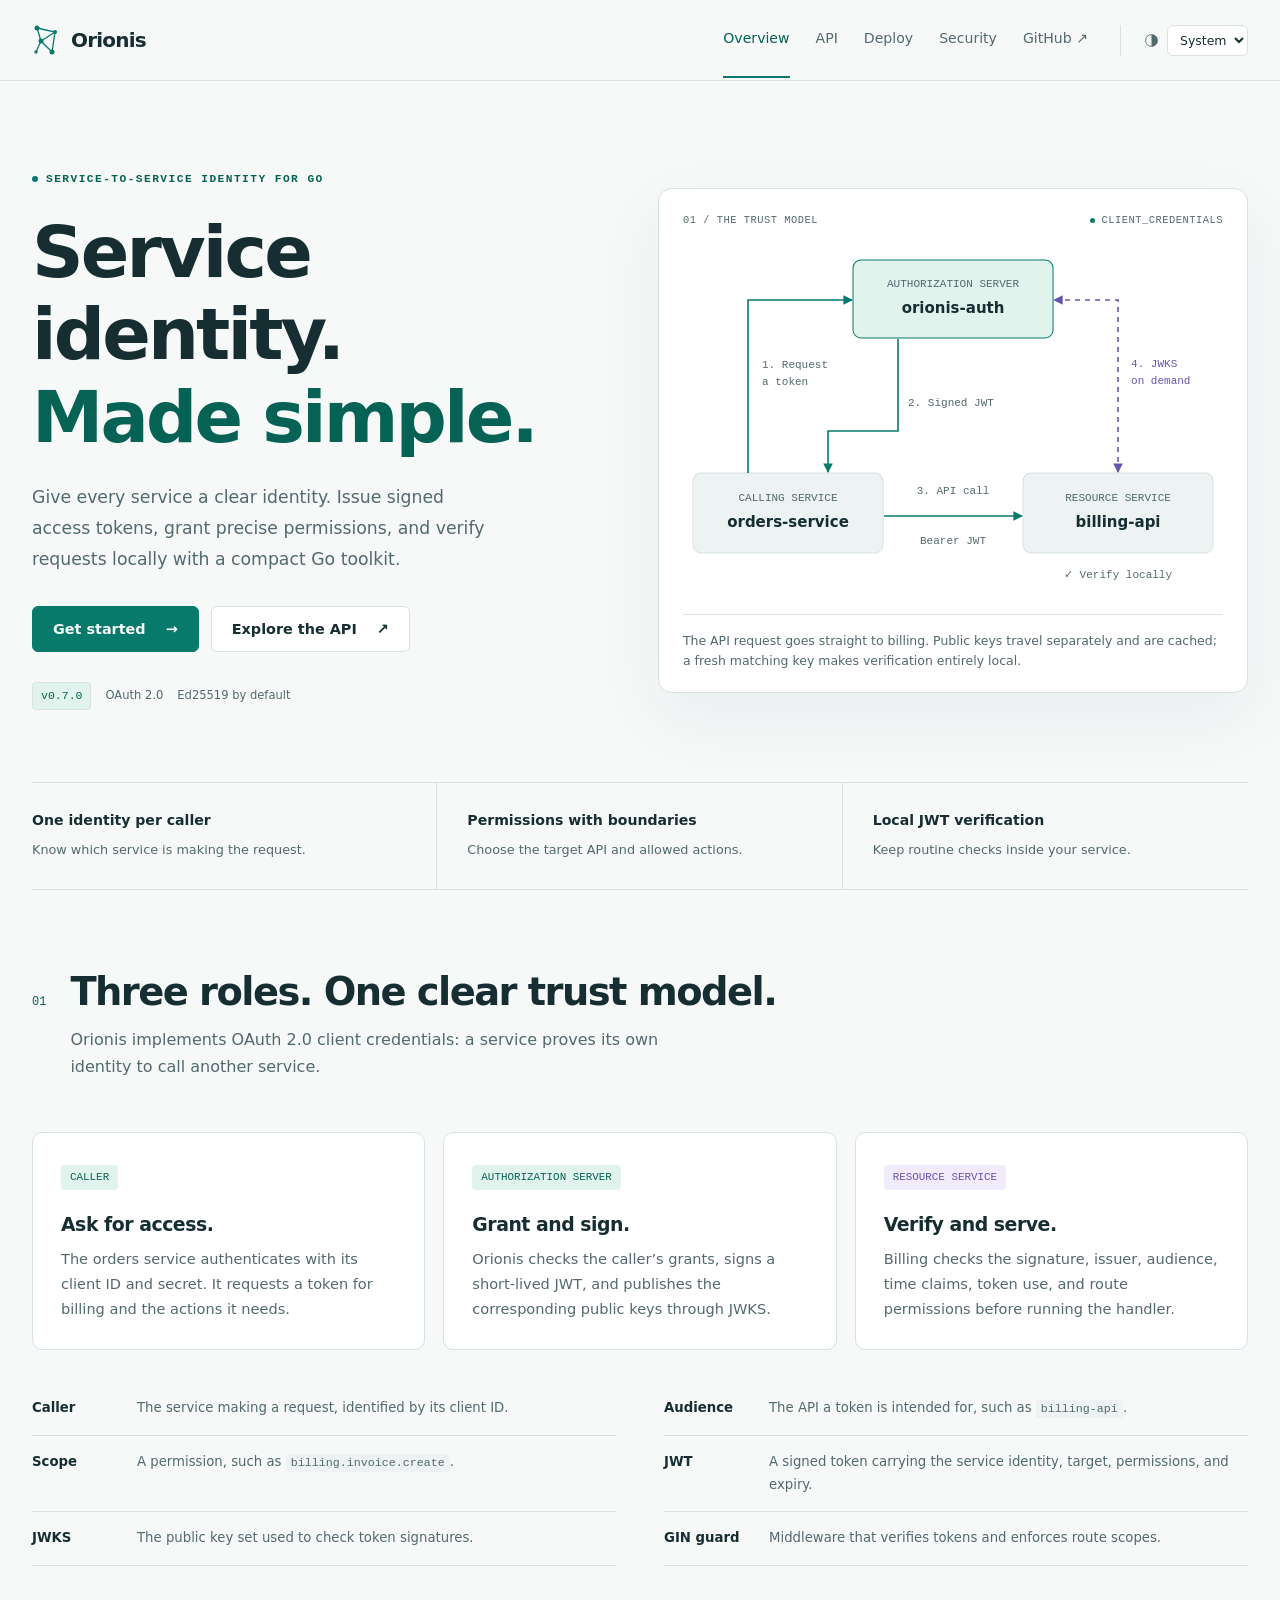
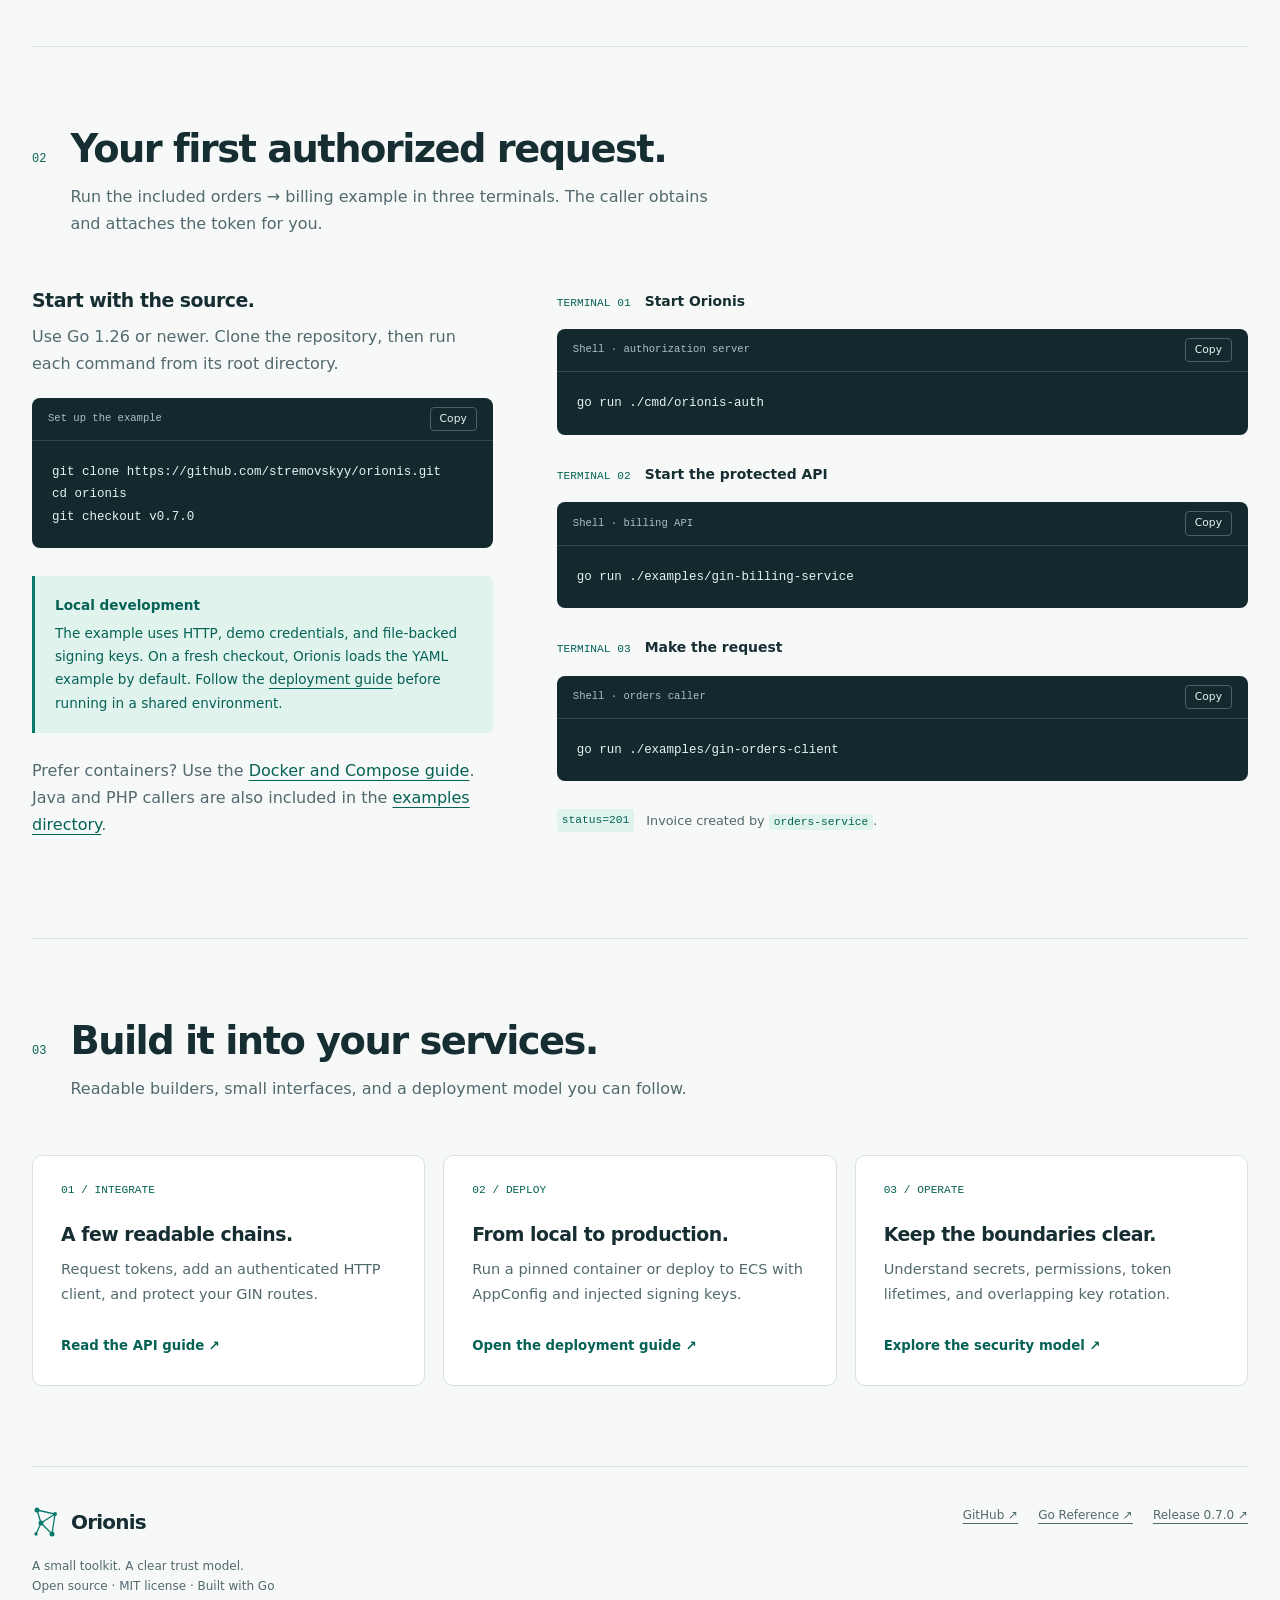
<file: site/index.html>
<!doctype html>
<html lang="en">
  <head>
    <meta charset="utf-8" />
    <meta name="viewport" content="width=device-width, initial-scale=1" />
    <meta
      name="description"
      content="Service-to-service OAuth 2.0 for Go: signed JWTs, local JWKS verification, token caching, and GIN middleware. Learn, integrate, and deploy Orionis."
    />
    <meta name="color-scheme" content="light dark" />
    <meta
      property="og:title"
      content="Orionis — Service identity, made simple"
    />
    <meta
      property="og:description"
      content="Service-to-service OAuth 2.0 for Go: signed JWTs, local JWKS verification, token caching, and GIN middleware. Learn, integrate, and deploy Orionis."
    />
    <meta property="og:type" content="website" />
    <meta property="og:url" content="https://stremovskyy.github.io/orionis/" />
    <title>Orionis — Service identity, made simple</title>
    <link rel="canonical" href="https://stremovskyy.github.io/orionis/" />
    <link rel="icon" href="favicon.svg" type="image/svg+xml" />
    <script src="site.js?v=20261023"></script>
    <link rel="stylesheet" href="styles.css?v=20261023" />
  </head>
  <body>
    <a class="skip-link" href="#content">Skip to content</a>
    <header class="site-header">
      <div class="header-inner">
        <a class="brand" href="index.html" aria-label="Orionis home"
          ><svg
            class="brand-mark"
            viewBox="0 0 28 34"
            fill="none"
            aria-hidden="true"
          >
            <path
              d="M5 5 23 9 9 18 20 29M5 5 9 18 4 29M23 9 20 29"
              stroke="currentColor"
              stroke-width="1.3"
            />
            <g fill="currentColor">
              <circle cx="5" cy="5" r="2.5" />
              <circle cx="23" cy="9" r="2" />
              <circle cx="9" cy="18" r="2.5" />
              <circle cx="20" cy="29" r="2.5" />
              <circle cx="4" cy="29" r="1.7" />
            </g></svg
          >Orionis</a
        >
        <nav aria-label="Primary navigation">
          <a href="index.html" aria-current="page">Overview</a
          ><a href="api.html">API</a><a href="deploy.html">Deploy</a
          ><a href="security.html">Security</a
          ><a href="https://github.com/stremovskyy/orionis"
            >GitHub <span aria-hidden="true">↗</span></a
          >
        </nav>
        <div class="theme-control" hidden>
          <svg viewBox="0 0 20 20" fill="none" aria-hidden="true">
            <circle cx="10" cy="10" r="7" stroke="currentColor" />
            <path d="M10 3a7 7 0 0 1 0 14Z" fill="currentColor" />
          </svg>
          <label class="sr-only" for="theme-picker">Color theme</label>
          <select id="theme-picker" data-theme-picker>
            <option value="system">System</option>
            <option value="light">Light</option>
            <option value="dark">Dark</option>
          </select>
        </div>
      </div>
    </header>
    <main id="content" tabindex="-1">
      <div class="container">
        <section class="hero" aria-labelledby="home-title">
          <div>
            <p class="eyebrow">
              <span class="dot"></span>Service-to-service identity for Go
            </p>
            <h1 id="home-title">
              Service identity.<br /><em>Made simple.</em>
            </h1>
            <p class="lede">
              Give every service a clear identity. Issue signed access tokens,
              grant precise permissions, and verify requests locally with a
              compact Go toolkit.
            </p>
            <div class="actions">
              <a class="button primary" href="#quick-start"
                >Get started <span aria-hidden="true">→</span></a
              ><a class="button" href="api.html"
                >Explore the API <span aria-hidden="true">↗</span></a
              >
            </div>
            <div class="hero-meta">
              <a
                class="release"
                href="https://github.com/stremovskyy/orionis/releases/tag/v0.7.0"
                >v0.7.0</a
              ><span>OAuth 2.0</span><span>Ed25519 by default</span>
            </div>
          </div>
          <figure class="hero-figure" aria-labelledby="architecture-caption">
            <div class="figure-top">
              <span>01 / The trust model</span
              ><span class="live-label">client_credentials</span>
            </div>
            <svg
              class="architecture-svg"
              viewBox="0 0 540 345"
              role="img"
              aria-labelledby="architecture-title architecture-desc"
            >
              <title id="architecture-title">
                How orders-service calls billing-api
              </title>
              <desc id="architecture-desc">
                Orders requests a token from Orionis and receives a signed JWT.
                Orders sends that token directly to billing. Billing separately
                fetches public keys from Orionis when needed and validates the
                token locally.
              </desc>
              <defs>
                <marker
                  id="arrow"
                  viewBox="0 0 10 10"
                  refX="9"
                  refY="5"
                  markerWidth="6"
                  markerHeight="6"
                  orient="auto-start-reverse"
                >
                  <path d="M0 0 10 5 0 10Z" fill="currentColor" />
                </marker>
                <marker
                  id="key-arrow"
                  viewBox="0 0 10 10"
                  refX="9"
                  refY="5"
                  markerWidth="6"
                  markerHeight="6"
                  orient="auto-start-reverse"
                >
                  <path class="arrow-key" d="M0 0 10 5 0 10Z" />
                </marker>
              </defs>
              <rect
                class="auth-box"
                x="170"
                y="12"
                width="200"
                height="78"
                rx="8"
              />
              <text class="small" x="270" y="39" text-anchor="middle">
                AUTHORIZATION SERVER
              </text>
              <text class="label" x="270" y="65" text-anchor="middle">
                orionis-auth
              </text>
              <rect class="box" x="10" y="225" width="190" height="80" rx="8" />
              <text class="small" x="105" y="253" text-anchor="middle">
                CALLING SERVICE
              </text>
              <text class="label" x="105" y="279" text-anchor="middle">
                orders-service
              </text>
              <rect
                class="box"
                x="340"
                y="225"
                width="190"
                height="80"
                rx="8"
              />
              <text class="small" x="435" y="253" text-anchor="middle">
                RESOURCE SERVICE
              </text>
              <text class="label" x="435" y="279" text-anchor="middle">
                billing-api
              </text>
              <path class="line" d="M65 225V52H169" marker-end="url(#arrow)" />
              <text class="small" x="79" y="120">1. Request</text>
              <text class="small" x="79" y="137">a token</text>
              <path
                class="line"
                d="M215 91V183H145V224"
                marker-end="url(#arrow)"
              />
              <text class="small" x="225" y="158">2. Signed JWT</text>
              <path class="line" d="M201 268H339" marker-end="url(#arrow)" />
              <text class="small" x="270" y="246" text-anchor="middle">
                3. API call
              </text>
              <text class="small" x="270" y="296" text-anchor="middle">
                Bearer JWT
              </text>
              <path
                class="key-line"
                d="M435 224V52H371"
                marker-start="url(#key-arrow)"
                marker-end="url(#key-arrow)"
              />
              <text class="small key-text" x="448" y="119">4. JWKS</text>
              <text class="small key-text" x="448" y="136">on demand</text>
              <text class="small" x="435" y="330" text-anchor="middle">
                ✓ Verify locally
              </text>
            </svg>
            <ol class="diagram-mobile">
              <li>
                <strong>01 / Orders → Orionis</strong>Request a token with
                client credentials.
              </li>
              <li>
                <strong>02 / Orionis → Orders</strong>Return a signed,
                audience-bound JWT.
              </li>
              <li>
                <strong>03 / Orders → Billing</strong>Call the API with the
                Bearer token.
              </li>
              <li class="key-step">
                <strong>04 / Billing ↔ Orionis · when needed</strong>Fetch
                public keys through JWKS, cache them, then verify locally.
              </li>
            </ol>
            <figcaption id="architecture-caption">
              The API request goes straight to billing. Public keys travel
              separately and are cached; a fresh matching key makes verification
              entirely local.
            </figcaption>
          </figure>
        </section>
        <div class="benefit-strip">
          <div>
            <strong>One identity per caller</strong
            ><span>Know which service is making the request.</span>
          </div>
          <div>
            <strong>Permissions with boundaries</strong
            ><span>Choose the target API and allowed actions.</span>
          </div>
          <div>
            <strong>Local JWT verification</strong
            ><span>Keep routine checks inside your service.</span>
          </div>
        </div>
        <section class="home-section" id="how-it-works">
          <div class="section-heading">
            <span class="section-number">01</span>
            <div>
              <h2>Three roles. One clear trust model.</h2>
              <p class="section-intro">
                Orionis implements OAuth 2.0 client credentials: a service
                proves its own identity to call another service.
              </p>
            </div>
          </div>
          <div class="card-grid">
            <article class="card">
              <span class="tag">CALLER</span>
              <h3>Ask for access.</h3>
              <p>
                The orders service authenticates with its client ID and secret.
                It requests a token for billing and the actions it needs.
              </p>
            </article>
            <article class="card">
              <span class="tag">AUTHORIZATION SERVER</span>
              <h3>Grant and sign.</h3>
              <p>
                Orionis checks the caller’s grants, signs a short-lived JWT, and
                publishes the corresponding public keys through JWKS.
              </p>
            </article>
            <article class="card">
              <span class="tag violet">RESOURCE SERVICE</span>
              <h3>Verify and serve.</h3>
              <p>
                Billing checks the signature, issuer, audience, time claims,
                token use, and route permissions before running the handler.
              </p>
            </article>
          </div>
          <dl class="glossary">
            <div>
              <dt>Caller</dt>
              <dd>
                The service making a request, identified by its client ID.
              </dd>
            </div>
            <div>
              <dt>Audience</dt>
              <dd>
                The API a token is intended for, such as
                <code>billing-api</code>.
              </dd>
            </div>
            <div>
              <dt>Scope</dt>
              <dd>
                A permission, such as <code>billing.invoice.create</code>.
              </dd>
            </div>
            <div>
              <dt>JWT</dt>
              <dd>
                A signed token carrying the service identity, target,
                permissions, and expiry.
              </dd>
            </div>
            <div>
              <dt>JWKS</dt>
              <dd>The public key set used to check token signatures.</dd>
            </div>
            <div>
              <dt>GIN guard</dt>
              <dd>
                Middleware that verifies tokens and enforces route scopes.
              </dd>
            </div>
          </dl>
        </section>
        <section class="home-section" id="quick-start">
          <div class="section-heading">
            <span class="section-number">02</span>
            <div>
              <h2>Your first authorized request.</h2>
              <p class="section-intro">
                Run the included orders → billing example in three terminals.
                The caller obtains and attaches the token for you.
              </p>
            </div>
          </div>
          <div class="start-layout">
            <div>
              <h3>Start with the source.</h3>
              <p class="muted">
                Use Go 1.26 or newer. Clone the repository, then run each
                command from its root directory.
              </p>
              <div class="code-block">
                <div class="code-toolbar"><span>Set up the example</span></div>
                <pre><code class="language-sh">git clone https://github.com/stremovskyy/orionis.git
cd orionis
git checkout v0.7.0</code></pre>
              </div>
              <aside class="note">
                <strong>Local development</strong>
                <p>
                  The example uses HTTP, demo credentials, and file-backed
                  signing keys. On a fresh checkout, Orionis loads the YAML
                  example by default. Follow the
                  <a href="deploy.html">deployment guide</a> before running in a
                  shared environment.
                </p>
              </aside>
              <p class="muted">
                Prefer containers? Use the
                <a href="deploy.html#docker">Docker and Compose guide</a>. Java
                and PHP callers are also included in the
                <a
                  href="https://github.com/stremovskyy/orionis/tree/main/examples"
                  >examples directory</a
                >.
              </p>
            </div>
            <div>
              <p class="terminal-label">
                <span>TERMINAL 01</span>Start Orionis
              </p>
              <div class="code-block">
                <div class="code-toolbar">
                  <span>Shell · authorization server</span>
                </div>
                <pre><code class="language-sh">go run ./cmd/orionis-auth</code></pre>
              </div>
              <p class="terminal-label">
                <span>TERMINAL 02</span>Start the protected API
              </p>
              <div class="code-block">
                <div class="code-toolbar"><span>Shell · billing API</span></div>
                <pre><code class="language-sh">go run ./examples/gin-billing-service</code></pre>
              </div>
              <p class="terminal-label">
                <span>TERMINAL 03</span>Make the request
              </p>
              <div class="code-block">
                <div class="code-toolbar">
                  <span>Shell · orders caller</span>
                </div>
                <pre><code class="language-sh">go run ./examples/gin-orders-client</code></pre>
              </div>
              <p class="success-line">
                <code>status=201</code
                ><span>Invoice created by <code>orders-service</code>.</span>
              </p>
            </div>
          </div>
        </section>
        <section class="home-section" id="guides">
          <div class="section-heading">
            <span class="section-number">03</span>
            <div>
              <h2>Build it into your services.</h2>
              <p class="section-intro">
                Readable builders, small interfaces, and a deployment model you
                can follow.
              </p>
            </div>
          </div>
          <div class="card-grid">
            <a class="card link-card" href="api.html"
              ><span class="card-index">01 / INTEGRATE</span>
              <h3>A few readable chains.</h3>
              <p>
                Request tokens, add an authenticated HTTP client, and protect
                your GIN routes.
              </p>
              <span class="card-link">Read the API guide ↗</span></a
            ><a class="card link-card" href="deploy.html"
              ><span class="card-index">02 / DEPLOY</span>
              <h3>From local to production.</h3>
              <p>
                Run a pinned container or deploy to ECS with AppConfig and
                injected signing keys.
              </p>
              <span class="card-link">Open the deployment guide ↗</span></a
            ><a class="card link-card" href="security.html"
              ><span class="card-index">03 / OPERATE</span>
              <h3>Keep the boundaries clear.</h3>
              <p>
                Understand secrets, permissions, token lifetimes, and
                overlapping key rotation.
              </p>
              <span class="card-link">Explore the security model ↗</span></a
            >
          </div>
        </section>
      </div>
    </main>
    <footer class="site-footer container">
      <div>
        <a class="brand" href="index.html"
          ><svg
            class="brand-mark"
            viewBox="0 0 28 34"
            fill="none"
            aria-hidden="true"
          >
            <path
              d="M5 5 23 9 9 18 20 29M5 5 9 18 4 29M23 9 20 29"
              stroke="currentColor"
              stroke-width="1.3"
            />
            <g fill="currentColor">
              <circle cx="5" cy="5" r="2.5" />
              <circle cx="23" cy="9" r="2" />
              <circle cx="9" cy="18" r="2.5" />
              <circle cx="20" cy="29" r="2.5" />
              <circle cx="4" cy="29" r="1.7" />
            </g></svg
          >Orionis</a
        >
        <p>
          A small toolkit. A clear trust model.<br />Open source · MIT license ·
          Built with Go
        </p>
      </div>
      <nav aria-label="Project resources">
        <a href="https://github.com/stremovskyy/orionis">GitHub ↗</a
        ><a href="https://pkg.go.dev/github.com/stremovskyy/orionis"
          >Go Reference ↗</a
        ><a href="https://github.com/stremovskyy/orionis/releases/tag/v0.7.0"
          >Release 0.7.0 ↗</a
        >
      </nav>
    </footer>
    <span
      class="sr-only"
      role="status"
      aria-live="polite"
      data-copy-status
    ></span>
  </body>
</html>
</file>
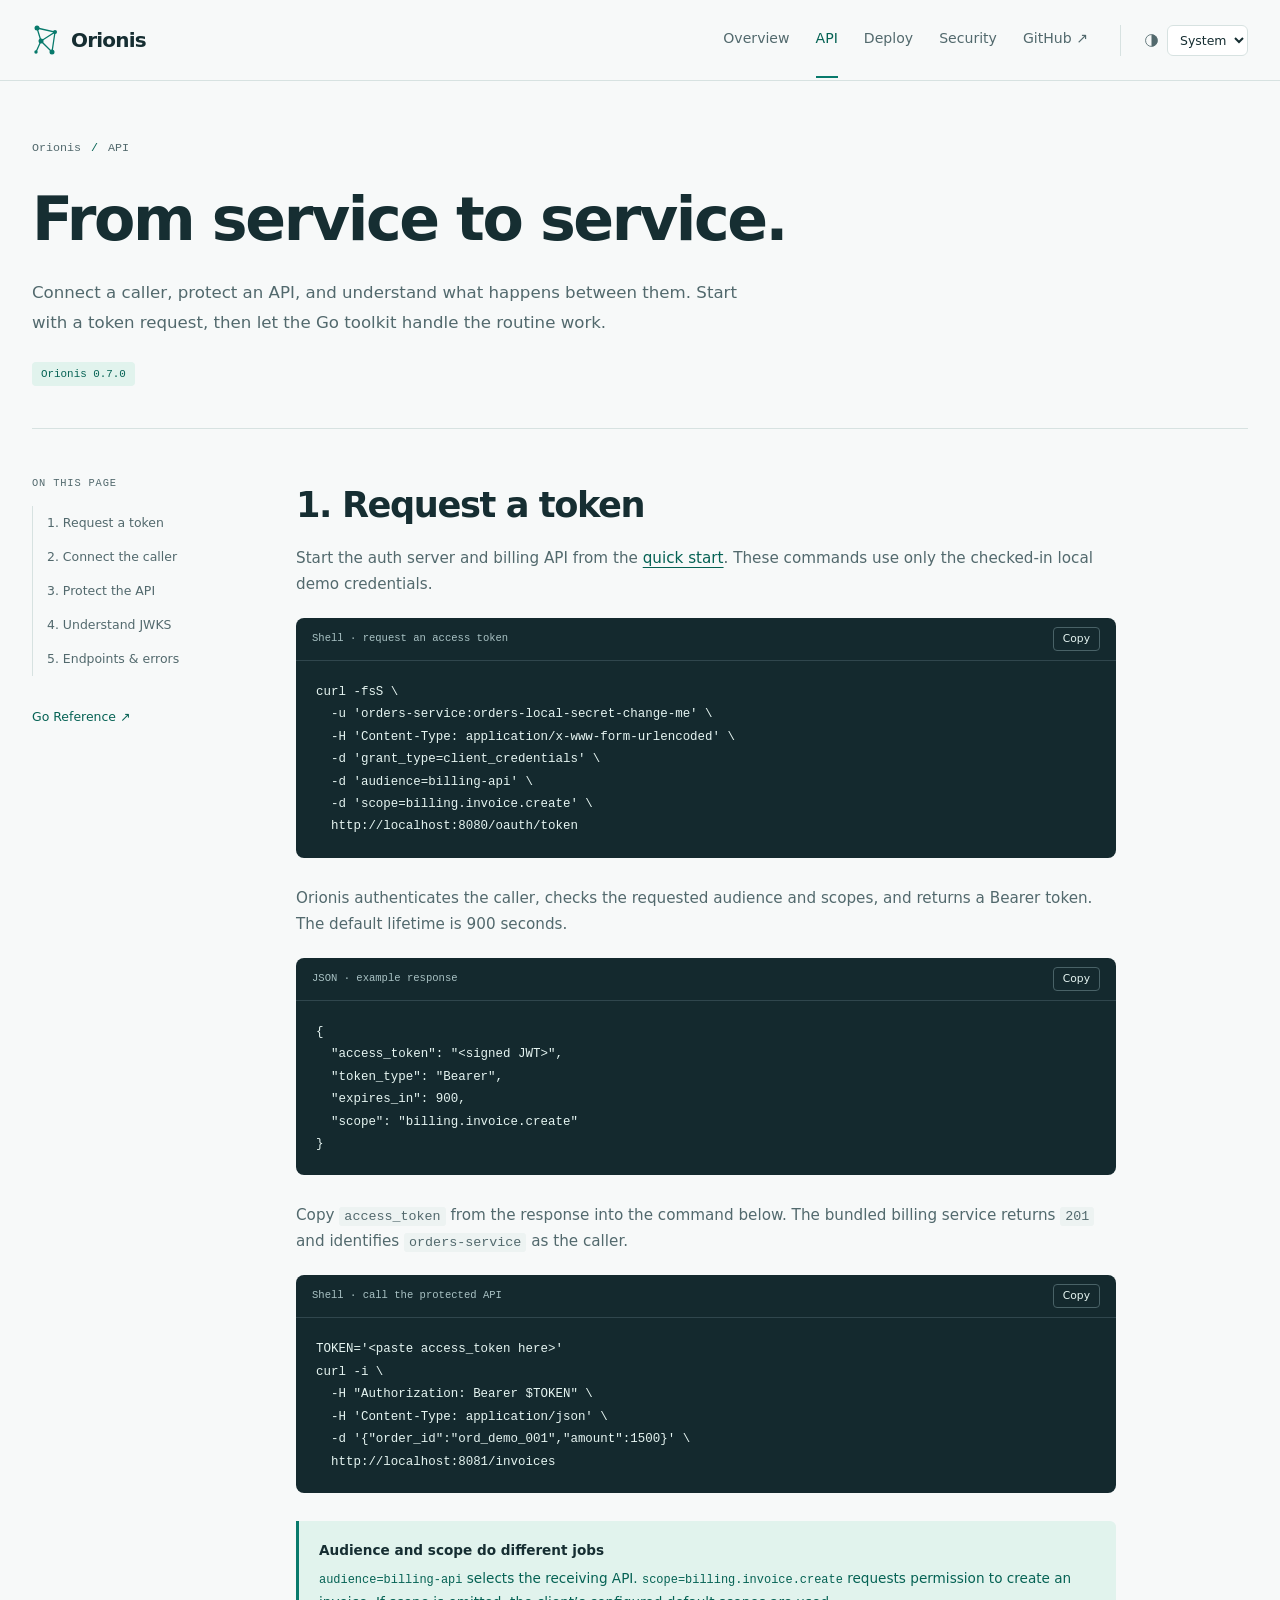
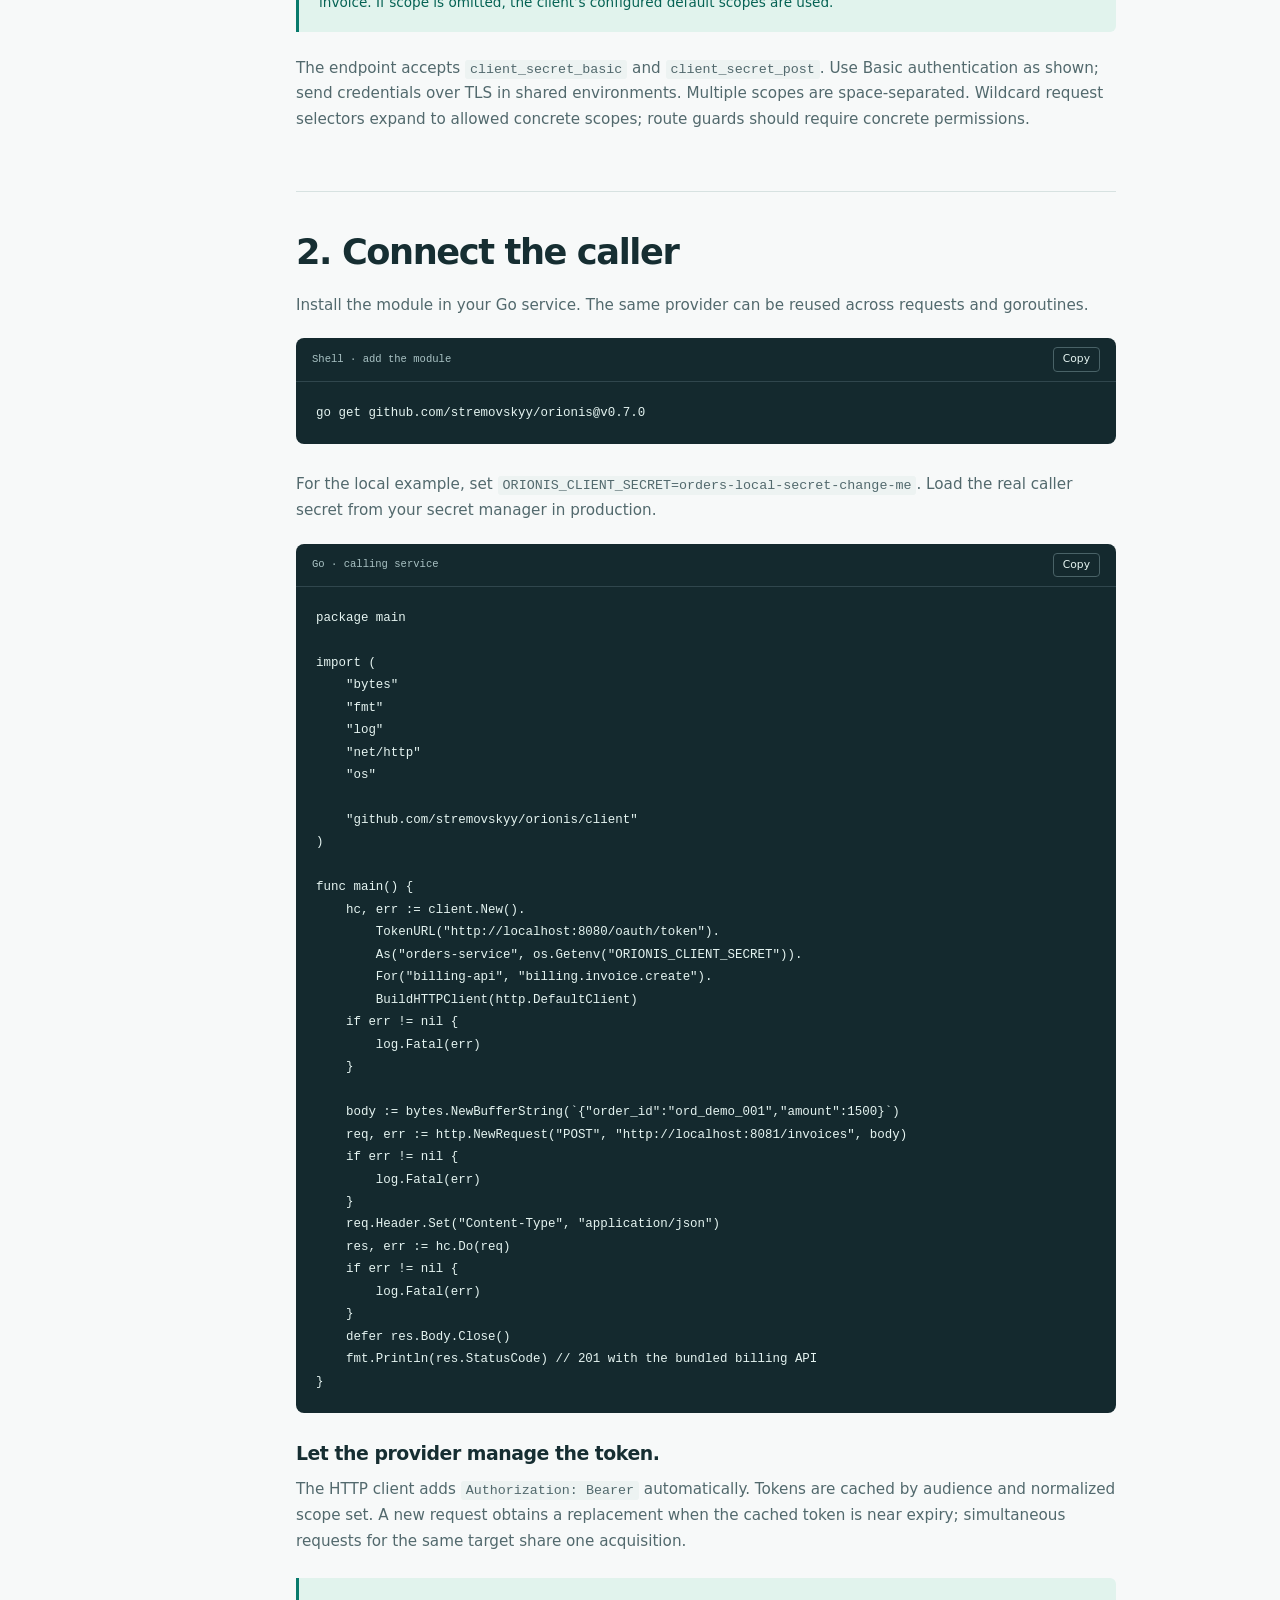
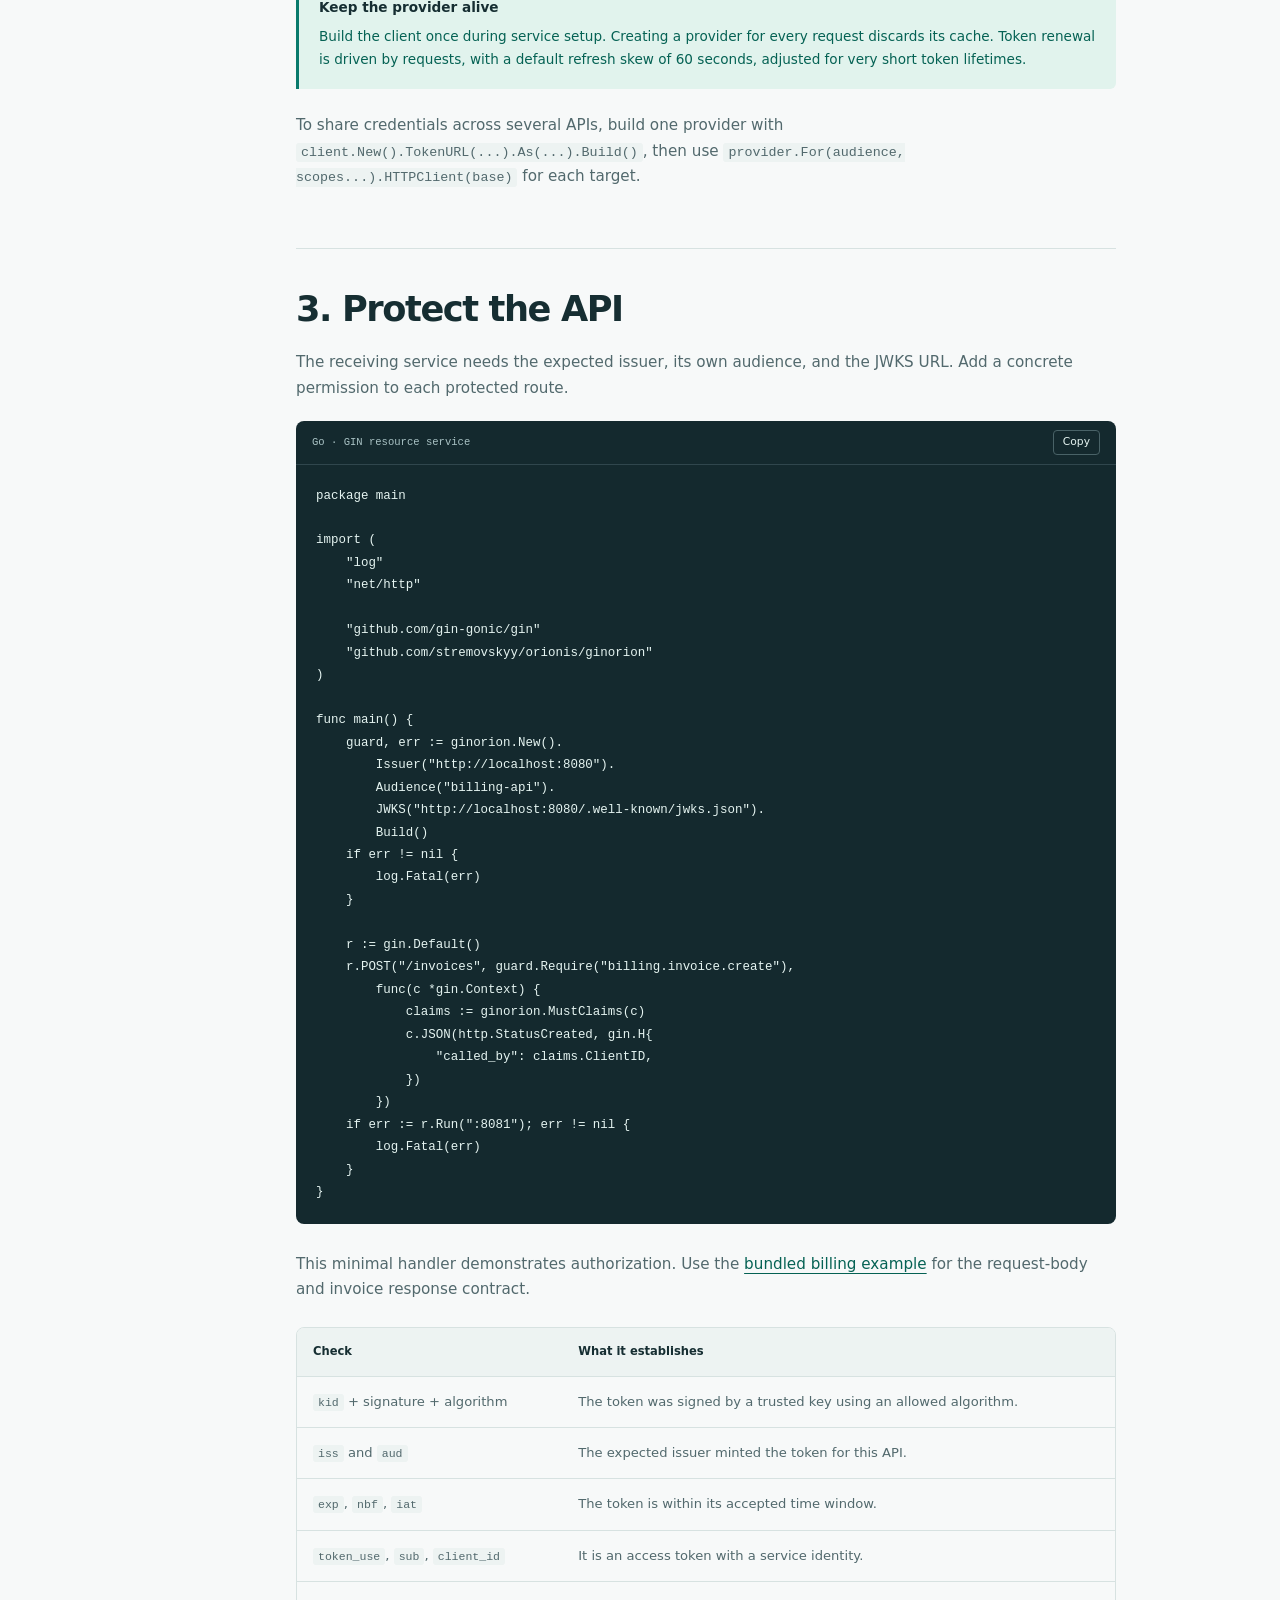
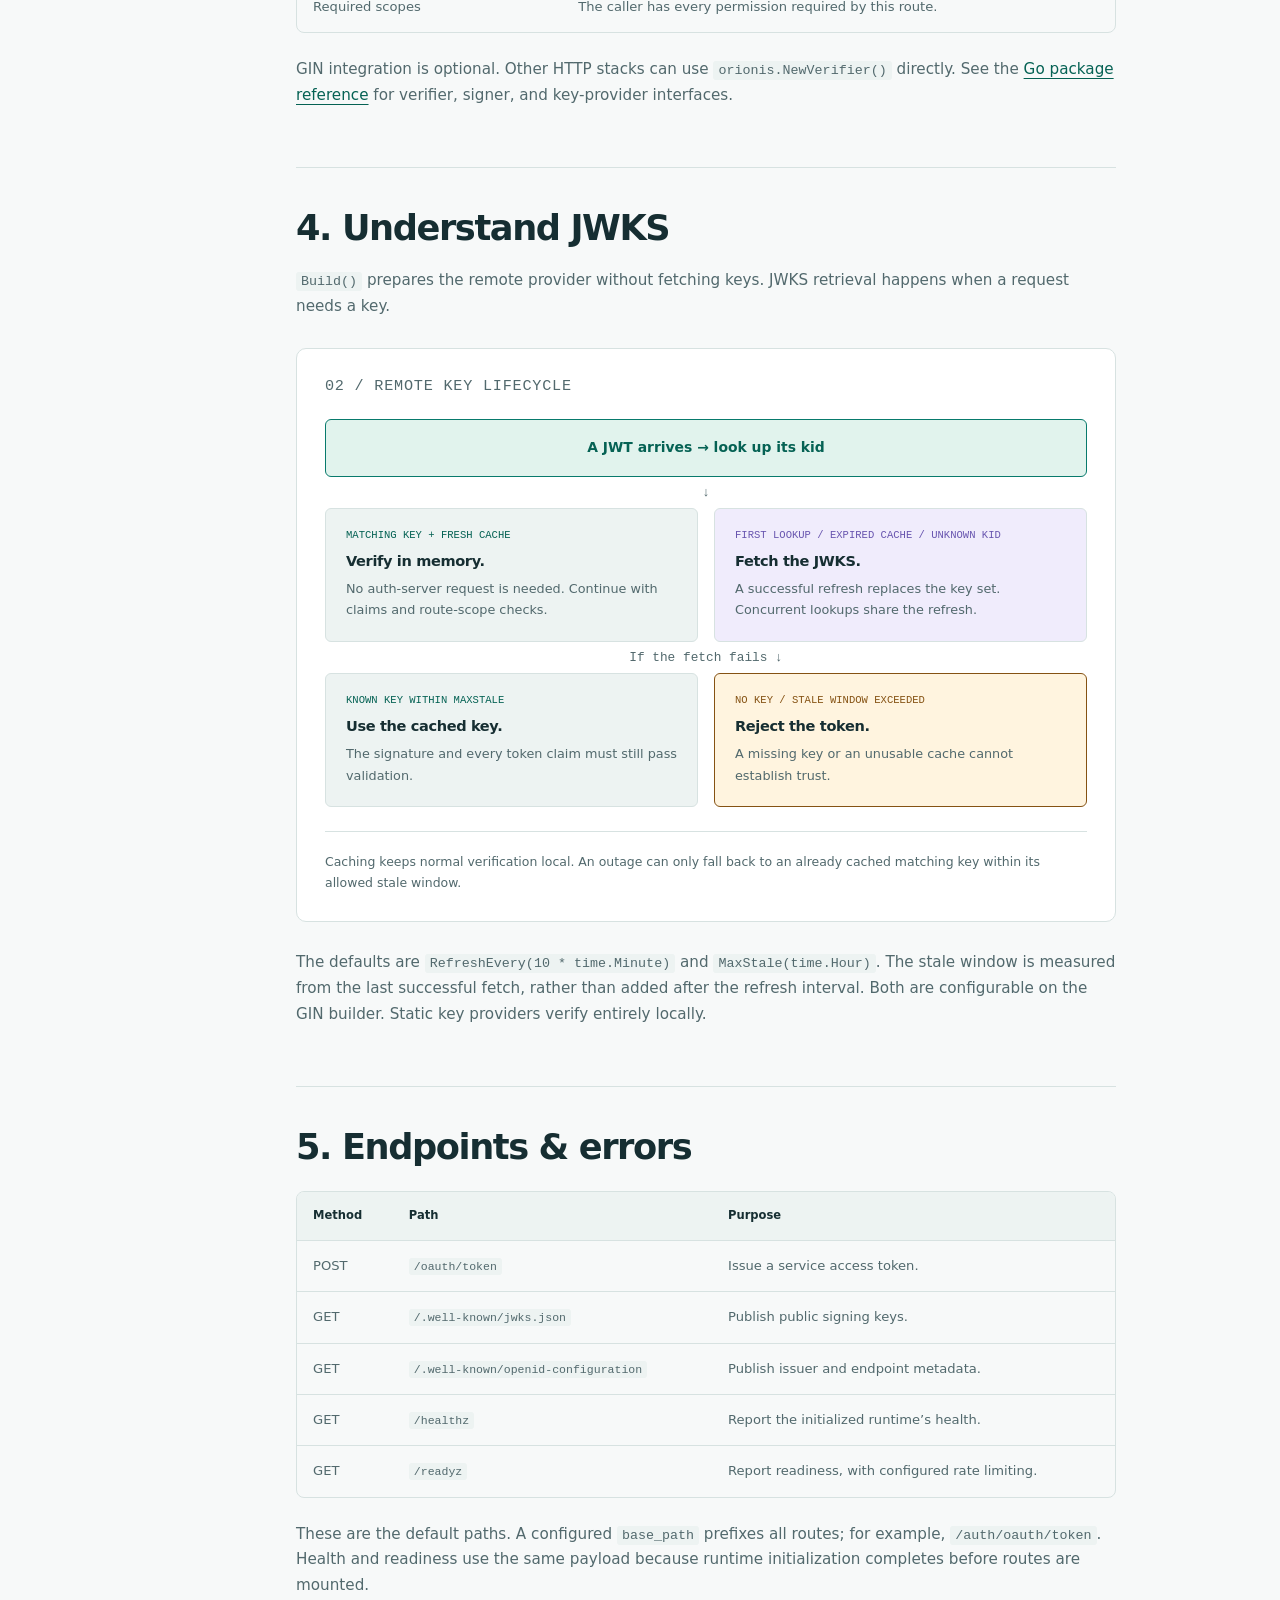
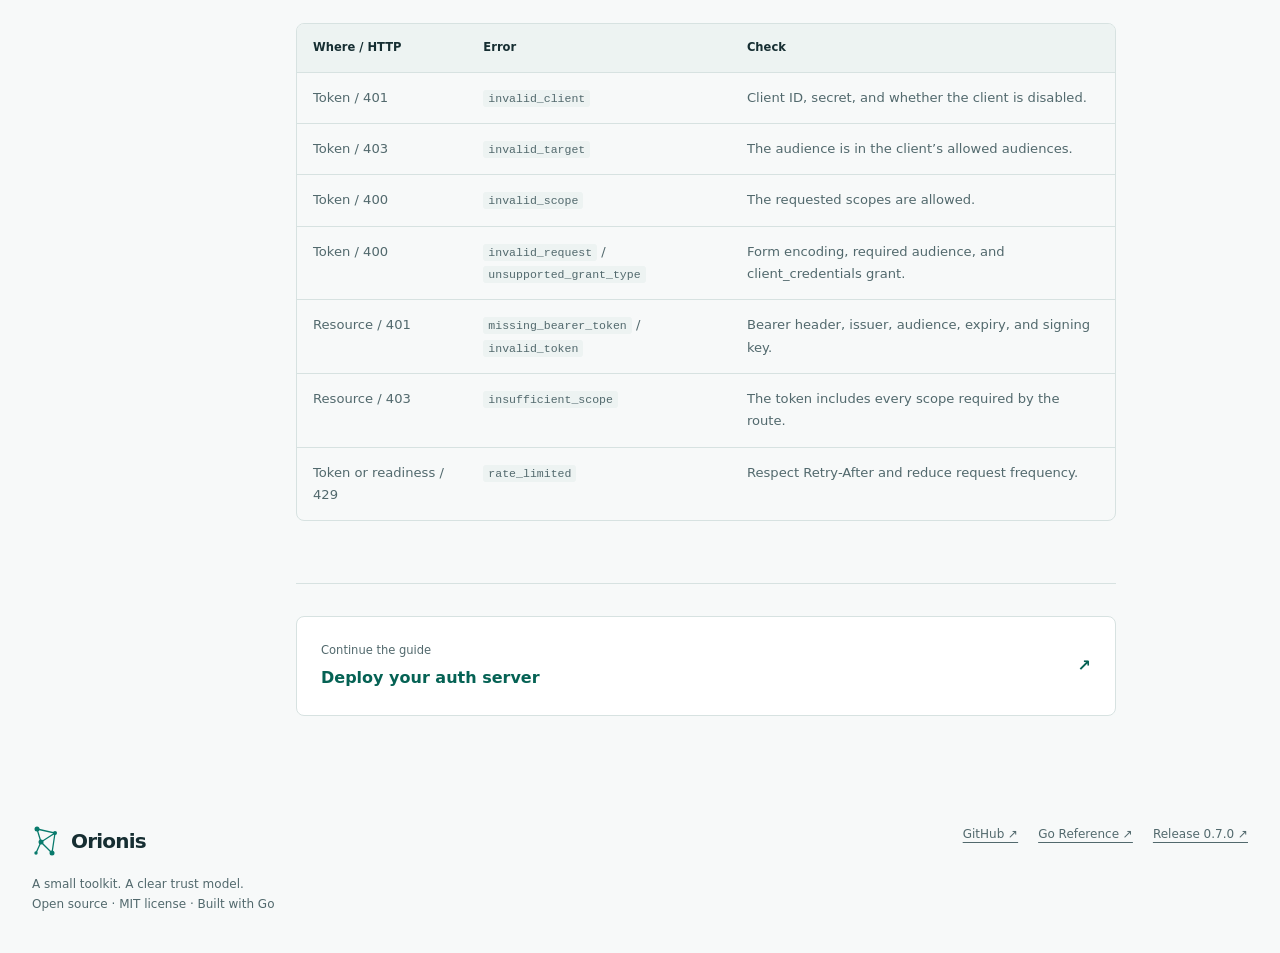
<file: site/api.html>
<!doctype html>
<html lang="en">
  <head>
    <meta charset="utf-8" />
    <meta name="viewport" content="width=device-width, initial-scale=1" />
    <meta
      name="description"
      content="Connect a caller, protect an API, and understand what happens between them. Start with a token request, then let the Go toolkit handle the routine work."
    />
    <meta name="color-scheme" content="light dark" />
    <meta property="og:title" content="API — Orionis" />
    <meta
      property="og:description"
      content="Connect a caller, protect an API, and understand what happens between them. Start with a token request, then let the Go toolkit handle the routine work."
    />
    <meta property="og:type" content="website" />
    <meta
      property="og:url"
      content="https://stremovskyy.github.io/orionis/api.html"
    />
    <title>API — Orionis</title>
    <link
      rel="canonical"
      href="https://stremovskyy.github.io/orionis/api.html"
    />
    <link rel="icon" href="favicon.svg" type="image/svg+xml" />
    <script src="site.js?v=20261023"></script>
    <link rel="stylesheet" href="styles.css?v=20261023" />
  </head>
  <body>
    <a class="skip-link" href="#content">Skip to content</a>
    <header class="site-header">
      <div class="header-inner">
        <a class="brand" href="index.html" aria-label="Orionis home"
          ><svg
            class="brand-mark"
            viewBox="0 0 28 34"
            fill="none"
            aria-hidden="true"
          >
            <path
              d="M5 5 23 9 9 18 20 29M5 5 9 18 4 29M23 9 20 29"
              stroke="currentColor"
              stroke-width="1.3"
            />
            <g fill="currentColor">
              <circle cx="5" cy="5" r="2.5" />
              <circle cx="23" cy="9" r="2" />
              <circle cx="9" cy="18" r="2.5" />
              <circle cx="20" cy="29" r="2.5" />
              <circle cx="4" cy="29" r="1.7" />
            </g></svg
          >Orionis</a
        >
        <nav aria-label="Primary navigation">
          <a href="index.html">Overview</a
          ><a href="api.html" aria-current="page">API</a
          ><a href="deploy.html">Deploy</a><a href="security.html">Security</a
          ><a href="https://github.com/stremovskyy/orionis"
            >GitHub <span aria-hidden="true">↗</span></a
          >
        </nav>
        <div class="theme-control" hidden>
          <svg viewBox="0 0 20 20" fill="none" aria-hidden="true">
            <circle cx="10" cy="10" r="7" stroke="currentColor" />
            <path d="M10 3a7 7 0 0 1 0 14Z" fill="currentColor" />
          </svg>
          <label class="sr-only" for="theme-picker">Color theme</label>
          <select id="theme-picker" data-theme-picker>
            <option value="system">System</option>
            <option value="light">Light</option>
            <option value="dark">Dark</option>
          </select>
        </div>
      </div>
    </header>
    <main id="content" tabindex="-1">
      <div class="doc-hero container">
        <p class="breadcrumb">
          <a href="index.html">Orionis</a><span>/</span>API
        </p>
        <h1>From service to service.</h1>
        <p class="lede">
          Connect a caller, protect an API, and understand what happens between
          them. Start with a token request, then let the Go toolkit handle the
          routine work.
        </p>
        <span class="tag">Orionis 0.7.0</span>
      </div>
      <div class="doc-layout container">
        <aside class="toc">
          <p class="toc-label">On this page</p>
          <nav aria-label="On this page">
            <a href="#request-token">1. Request a token</a
            ><a href="#calling-service">2. Connect the caller</a
            ><a href="#resource-service">3. Protect the API</a
            ><a href="#jwks-lifecycle">4. Understand JWKS</a
            ><a href="#endpoints-errors">5. Endpoints & errors</a
            ><a
              class="toc-extra"
              href="https://pkg.go.dev/github.com/stremovskyy/orionis"
              >Go Reference ↗</a
            >
          </nav>
        </aside>
        <div class="doc-content">
          <section class="doc-section" id="request-token">
            <h2>1. Request a token</h2>
            <p>
              Start the auth server and billing API from the
              <a href="index.html#quick-start">quick start</a>. These commands
              use only the checked-in local demo credentials.
            </p>
            <div class="code-block">
              <div class="code-toolbar">
                <span>Shell · request an access token</span>
              </div>
              <pre><code class="language-sh">curl -fsS \
  -u &#x27;orders-service:orders-local-secret-change-me&#x27; \
  -H &#x27;Content-Type: application/x-www-form-urlencoded&#x27; \
  -d &#x27;grant_type=client_credentials&#x27; \
  -d &#x27;audience=billing-api&#x27; \
  -d &#x27;scope=billing.invoice.create&#x27; \
  http://localhost:8080/oauth/token</code></pre>
            </div>
            <p>
              Orionis authenticates the caller, checks the requested audience
              and scopes, and returns a Bearer token. The default lifetime is
              900 seconds.
            </p>
            <div class="code-block">
              <div class="code-toolbar">
                <span>JSON · example response</span>
              </div>
              <pre><code class="language-json">{
  &quot;access_token&quot;: &quot;&lt;signed JWT&gt;&quot;,
  &quot;token_type&quot;: &quot;Bearer&quot;,
  &quot;expires_in&quot;: 900,
  &quot;scope&quot;: &quot;billing.invoice.create&quot;
}</code></pre>
            </div>
            <p>
              Copy <code>access_token</code> from the response into the command
              below. The bundled billing service returns <code>201</code> and
              identifies <code>orders-service</code> as the caller.
            </p>
            <div class="code-block">
              <div class="code-toolbar">
                <span>Shell · call the protected API</span>
              </div>
              <pre><code class="language-sh">TOKEN=&#x27;&lt;paste access_token here&gt;&#x27;
curl -i \
  -H &quot;Authorization: Bearer $TOKEN&quot; \
  -H &#x27;Content-Type: application/json&#x27; \
  -d &#x27;{&quot;order_id&quot;:&quot;ord_demo_001&quot;,&quot;amount&quot;:1500}&#x27; \
  http://localhost:8081/invoices</code></pre>
            </div>
            <aside class="note">
              <strong>Audience and scope do different jobs</strong>
              <p>
                <code>audience=billing-api</code> selects the receiving API.
                <code>scope=billing.invoice.create</code> requests permission to
                create an invoice. If scope is omitted, the client’s configured
                default scopes are used.
              </p>
            </aside>
            <p>
              The endpoint accepts <code>client_secret_basic</code> and
              <code>client_secret_post</code>. Use Basic authentication as
              shown; send credentials over TLS in shared environments. Multiple
              scopes are space-separated. Wildcard request selectors expand to
              allowed concrete scopes; route guards should require concrete
              permissions.
            </p>
          </section>
          <section class="doc-section" id="calling-service">
            <h2>2. Connect the caller</h2>
            <p>
              Install the module in your Go service. The same provider can be
              reused across requests and goroutines.
            </p>
            <div class="code-block">
              <div class="code-toolbar">
                <span>Shell · add the module</span>
              </div>
              <pre><code class="language-sh">go get github.com/stremovskyy/orionis@v0.7.0</code></pre>
            </div>
            <p>
              For the local example, set
              <code>ORIONIS_CLIENT_SECRET=orders-local-secret-change-me</code>.
              Load the real caller secret from your secret manager in
              production.
            </p>
            <div class="code-block">
              <div class="code-toolbar"><span>Go · calling service</span></div>
              <pre><code class="language-go">package main

import (
    &quot;bytes&quot;
    &quot;fmt&quot;
    &quot;log&quot;
    &quot;net/http&quot;
    &quot;os&quot;

    &quot;github.com/stremovskyy/orionis/client&quot;
)

func main() {
    hc, err := client.New().
        TokenURL(&quot;http://localhost:8080/oauth/token&quot;).
        As(&quot;orders-service&quot;, os.Getenv(&quot;ORIONIS_CLIENT_SECRET&quot;)).
        For(&quot;billing-api&quot;, &quot;billing.invoice.create&quot;).
        BuildHTTPClient(http.DefaultClient)
    if err != nil {
        log.Fatal(err)
    }

    body := bytes.NewBufferString(`{&quot;order_id&quot;:&quot;ord_demo_001&quot;,&quot;amount&quot;:1500}`)
    req, err := http.NewRequest(&quot;POST&quot;, &quot;http://localhost:8081/invoices&quot;, body)
    if err != nil {
        log.Fatal(err)
    }
    req.Header.Set(&quot;Content-Type&quot;, &quot;application/json&quot;)
    res, err := hc.Do(req)
    if err != nil {
        log.Fatal(err)
    }
    defer res.Body.Close()
    fmt.Println(res.StatusCode) // 201 with the bundled billing API
}</code></pre>
            </div>
            <h3>Let the provider manage the token.</h3>
            <p>
              The HTTP client adds
              <code>Authorization: Bearer</code> automatically. Tokens are
              cached by audience and normalized scope set. A new request obtains
              a replacement when the cached token is near expiry; simultaneous
              requests for the same target share one acquisition.
            </p>
            <aside class="note">
              <strong>Keep the provider alive</strong>
              <p>
                Build the client once during service setup. Creating a provider
                for every request discards its cache. Token renewal is driven by
                requests, with a default refresh skew of 60 seconds, adjusted
                for very short token lifetimes.
              </p>
            </aside>
            <p>
              To share credentials across several APIs, build one provider with
              <code>client.New().TokenURL(...).As(...).Build()</code>, then use
              <code>provider.For(audience, scopes...).HTTPClient(base)</code>
              for each target.
            </p>
          </section>
          <section class="doc-section" id="resource-service">
            <h2>3. Protect the API</h2>
            <p>
              The receiving service needs the expected issuer, its own audience,
              and the JWKS URL. Add a concrete permission to each protected
              route.
            </p>
            <div class="code-block">
              <div class="code-toolbar">
                <span>Go · GIN resource service</span>
              </div>
              <pre><code class="language-go">package main

import (
    &quot;log&quot;
    &quot;net/http&quot;

    &quot;github.com/gin-gonic/gin&quot;
    &quot;github.com/stremovskyy/orionis/ginorion&quot;
)

func main() {
    guard, err := ginorion.New().
        Issuer(&quot;http://localhost:8080&quot;).
        Audience(&quot;billing-api&quot;).
        JWKS(&quot;http://localhost:8080/.well-known/jwks.json&quot;).
        Build()
    if err != nil {
        log.Fatal(err)
    }

    r := gin.Default()
    r.POST(&quot;/invoices&quot;, guard.Require(&quot;billing.invoice.create&quot;),
        func(c *gin.Context) {
            claims := ginorion.MustClaims(c)
            c.JSON(http.StatusCreated, gin.H{
                &quot;called_by&quot;: claims.ClientID,
            })
        })
    if err := r.Run(&quot;:8081&quot;); err != nil {
        log.Fatal(err)
    }
}</code></pre>
            </div>
            <p>
              This minimal handler demonstrates authorization. Use the
              <a
                href="https://github.com/stremovskyy/orionis/tree/main/examples/gin-billing-service"
                >bundled billing example</a
              >
              for the request-body and invoice response contract.
            </p>
            <div class="table-wrap">
              <table>
                <caption class="sr-only">
                  Checks performed before the handler
                </caption>
                <thead>
                  <tr>
                    <th scope="col">Check</th>
                    <th scope="col">What it establishes</th>
                  </tr>
                </thead>
                <tbody>
                  <tr>
                    <td><code>kid</code> + signature + algorithm</td>
                    <td>
                      The token was signed by a trusted key using an allowed
                      algorithm.
                    </td>
                  </tr>
                  <tr>
                    <td><code>iss</code> and <code>aud</code></td>
                    <td>The expected issuer minted the token for this API.</td>
                  </tr>
                  <tr>
                    <td>
                      <code>exp</code>, <code>nbf</code>, <code>iat</code>
                    </td>
                    <td>The token is within its accepted time window.</td>
                  </tr>
                  <tr>
                    <td>
                      <code>token_use</code>, <code>sub</code>,
                      <code>client_id</code>
                    </td>
                    <td>It is an access token with a service identity.</td>
                  </tr>
                  <tr>
                    <td>Required scopes</td>
                    <td>
                      The caller has every permission required by this route.
                    </td>
                  </tr>
                </tbody>
              </table>
            </div>
            <p>
              GIN integration is optional. Other HTTP stacks can use
              <code>orionis.NewVerifier()</code> directly. See the
              <a href="https://pkg.go.dev/github.com/stremovskyy/orionis"
                >Go package reference</a
              >
              for verifier, signer, and key-provider interfaces.
            </p>
          </section>
          <section class="doc-section" id="jwks-lifecycle">
            <h2>4. Understand JWKS</h2>
            <p>
              <code>Build()</code> prepares the remote provider without fetching
              keys. JWKS retrieval happens when a request needs a key.
            </p>
            <figure class="diagram" aria-labelledby="jwks-caption">
              <p class="diagram-title">02 / Remote key lifecycle</p>
              <div class="flow-root">A JWT arrives → look up its kid</div>
              <div class="flow-connector" aria-hidden="true">↓</div>
              <div class="flow-branches">
                <div class="flow-branch">
                  <span class="branch-label">MATCHING KEY + FRESH CACHE</span>
                  <h3>Verify in memory.</h3>
                  <p>
                    No auth-server request is needed. Continue with claims and
                    route-scope checks.
                  </p>
                </div>
                <div class="flow-branch violet">
                  <span class="branch-label"
                    >FIRST LOOKUP / EXPIRED CACHE / UNKNOWN KID</span
                  >
                  <h3>Fetch the JWKS.</h3>
                  <p>
                    A successful refresh replaces the key set. Concurrent
                    lookups share the refresh.
                  </p>
                </div>
              </div>
              <div class="flow-connector">If the fetch fails ↓</div>
              <div class="flow-branches">
                <div class="flow-branch">
                  <span class="branch-label">KNOWN KEY WITHIN MAXSTALE</span>
                  <h3>Use the cached key.</h3>
                  <p>
                    The signature and every token claim must still pass
                    validation.
                  </p>
                </div>
                <div class="flow-branch warning">
                  <span class="branch-label"
                    >NO KEY / STALE WINDOW EXCEEDED</span
                  >
                  <h3>Reject the token.</h3>
                  <p>
                    A missing key or an unusable cache cannot establish trust.
                  </p>
                </div>
              </div>
              <figcaption id="jwks-caption">
                Caching keeps normal verification local. An outage can only fall
                back to an already cached matching key within its allowed stale
                window.
              </figcaption>
            </figure>
            <p>
              The defaults are <code>RefreshEvery(10 * time.Minute)</code> and
              <code>MaxStale(time.Hour)</code>. The stale window is measured
              from the last successful fetch, rather than added after the
              refresh interval. Both are configurable on the GIN builder. Static
              key providers verify entirely locally.
            </p>
          </section>
          <section class="doc-section" id="endpoints-errors">
            <h2>5. Endpoints & errors</h2>
            <div class="table-wrap">
              <table>
                <caption class="sr-only">
                  Default auth server endpoints
                </caption>
                <thead>
                  <tr>
                    <th scope="col">Method</th>
                    <th scope="col">Path</th>
                    <th scope="col">Purpose</th>
                  </tr>
                </thead>
                <tbody>
                  <tr>
                    <td>POST</td>
                    <td><code>/oauth/token</code></td>
                    <td>Issue a service access token.</td>
                  </tr>
                  <tr>
                    <td>GET</td>
                    <td><code>/.well-known/jwks.json</code></td>
                    <td>Publish public signing keys.</td>
                  </tr>
                  <tr>
                    <td>GET</td>
                    <td><code>/.well-known/openid-configuration</code></td>
                    <td>Publish issuer and endpoint metadata.</td>
                  </tr>
                  <tr>
                    <td>GET</td>
                    <td><code>/healthz</code></td>
                    <td>Report the initialized runtime’s health.</td>
                  </tr>
                  <tr>
                    <td>GET</td>
                    <td><code>/readyz</code></td>
                    <td>Report readiness, with configured rate limiting.</td>
                  </tr>
                </tbody>
              </table>
            </div>
            <p>
              These are the default paths. A configured
              <code>base_path</code> prefixes all routes; for example,
              <code>/auth/oauth/token</code>. Health and readiness use the same
              payload because runtime initialization completes before routes are
              mounted.
            </p>
            <div class="table-wrap">
              <table>
                <caption class="sr-only">
                  Common errors and how to resolve them
                </caption>
                <thead>
                  <tr>
                    <th scope="col">Where / HTTP</th>
                    <th scope="col">Error</th>
                    <th scope="col">Check</th>
                  </tr>
                </thead>
                <tbody>
                  <tr>
                    <td>Token / 401</td>
                    <td><code>invalid_client</code></td>
                    <td>
                      Client ID, secret, and whether the client is disabled.
                    </td>
                  </tr>
                  <tr>
                    <td>Token / 403</td>
                    <td><code>invalid_target</code></td>
                    <td>The audience is in the client’s allowed audiences.</td>
                  </tr>
                  <tr>
                    <td>Token / 400</td>
                    <td><code>invalid_scope</code></td>
                    <td>The requested scopes are allowed.</td>
                  </tr>
                  <tr>
                    <td>Token / 400</td>
                    <td>
                      <code>invalid_request</code> /
                      <code>unsupported_grant_type</code>
                    </td>
                    <td>
                      Form encoding, required audience, and client_credentials
                      grant.
                    </td>
                  </tr>
                  <tr>
                    <td>Resource / 401</td>
                    <td>
                      <code>missing_bearer_token</code> /
                      <code>invalid_token</code>
                    </td>
                    <td>
                      Bearer header, issuer, audience, expiry, and signing key.
                    </td>
                  </tr>
                  <tr>
                    <td>Resource / 403</td>
                    <td><code>insufficient_scope</code></td>
                    <td>
                      The token includes every scope required by the route.
                    </td>
                  </tr>
                  <tr>
                    <td>Token or readiness / 429</td>
                    <td><code>rate_limited</code></td>
                    <td>Respect Retry-After and reduce request frequency.</td>
                  </tr>
                </tbody>
              </table>
            </div>
          </section>
          <a class="next-page" href="deploy.html"
            ><div>
              <span>Continue the guide</span
              ><strong>Deploy your auth server</strong>
            </div>
            <b aria-hidden="true">↗</b></a
          >
        </div>
      </div>
    </main>
    <footer class="site-footer container">
      <div>
        <a class="brand" href="index.html"
          ><svg
            class="brand-mark"
            viewBox="0 0 28 34"
            fill="none"
            aria-hidden="true"
          >
            <path
              d="M5 5 23 9 9 18 20 29M5 5 9 18 4 29M23 9 20 29"
              stroke="currentColor"
              stroke-width="1.3"
            />
            <g fill="currentColor">
              <circle cx="5" cy="5" r="2.5" />
              <circle cx="23" cy="9" r="2" />
              <circle cx="9" cy="18" r="2.5" />
              <circle cx="20" cy="29" r="2.5" />
              <circle cx="4" cy="29" r="1.7" />
            </g></svg
          >Orionis</a
        >
        <p>
          A small toolkit. A clear trust model.<br />Open source · MIT license ·
          Built with Go
        </p>
      </div>
      <nav aria-label="Project resources">
        <a href="https://github.com/stremovskyy/orionis">GitHub ↗</a
        ><a href="https://pkg.go.dev/github.com/stremovskyy/orionis"
          >Go Reference ↗</a
        ><a href="https://github.com/stremovskyy/orionis/releases/tag/v0.7.0"
          >Release 0.7.0 ↗</a
        >
      </nav>
    </footer>
    <span
      class="sr-only"
      role="status"
      aria-live="polite"
      data-copy-status
    ></span>
  </body>
</html>
</file>
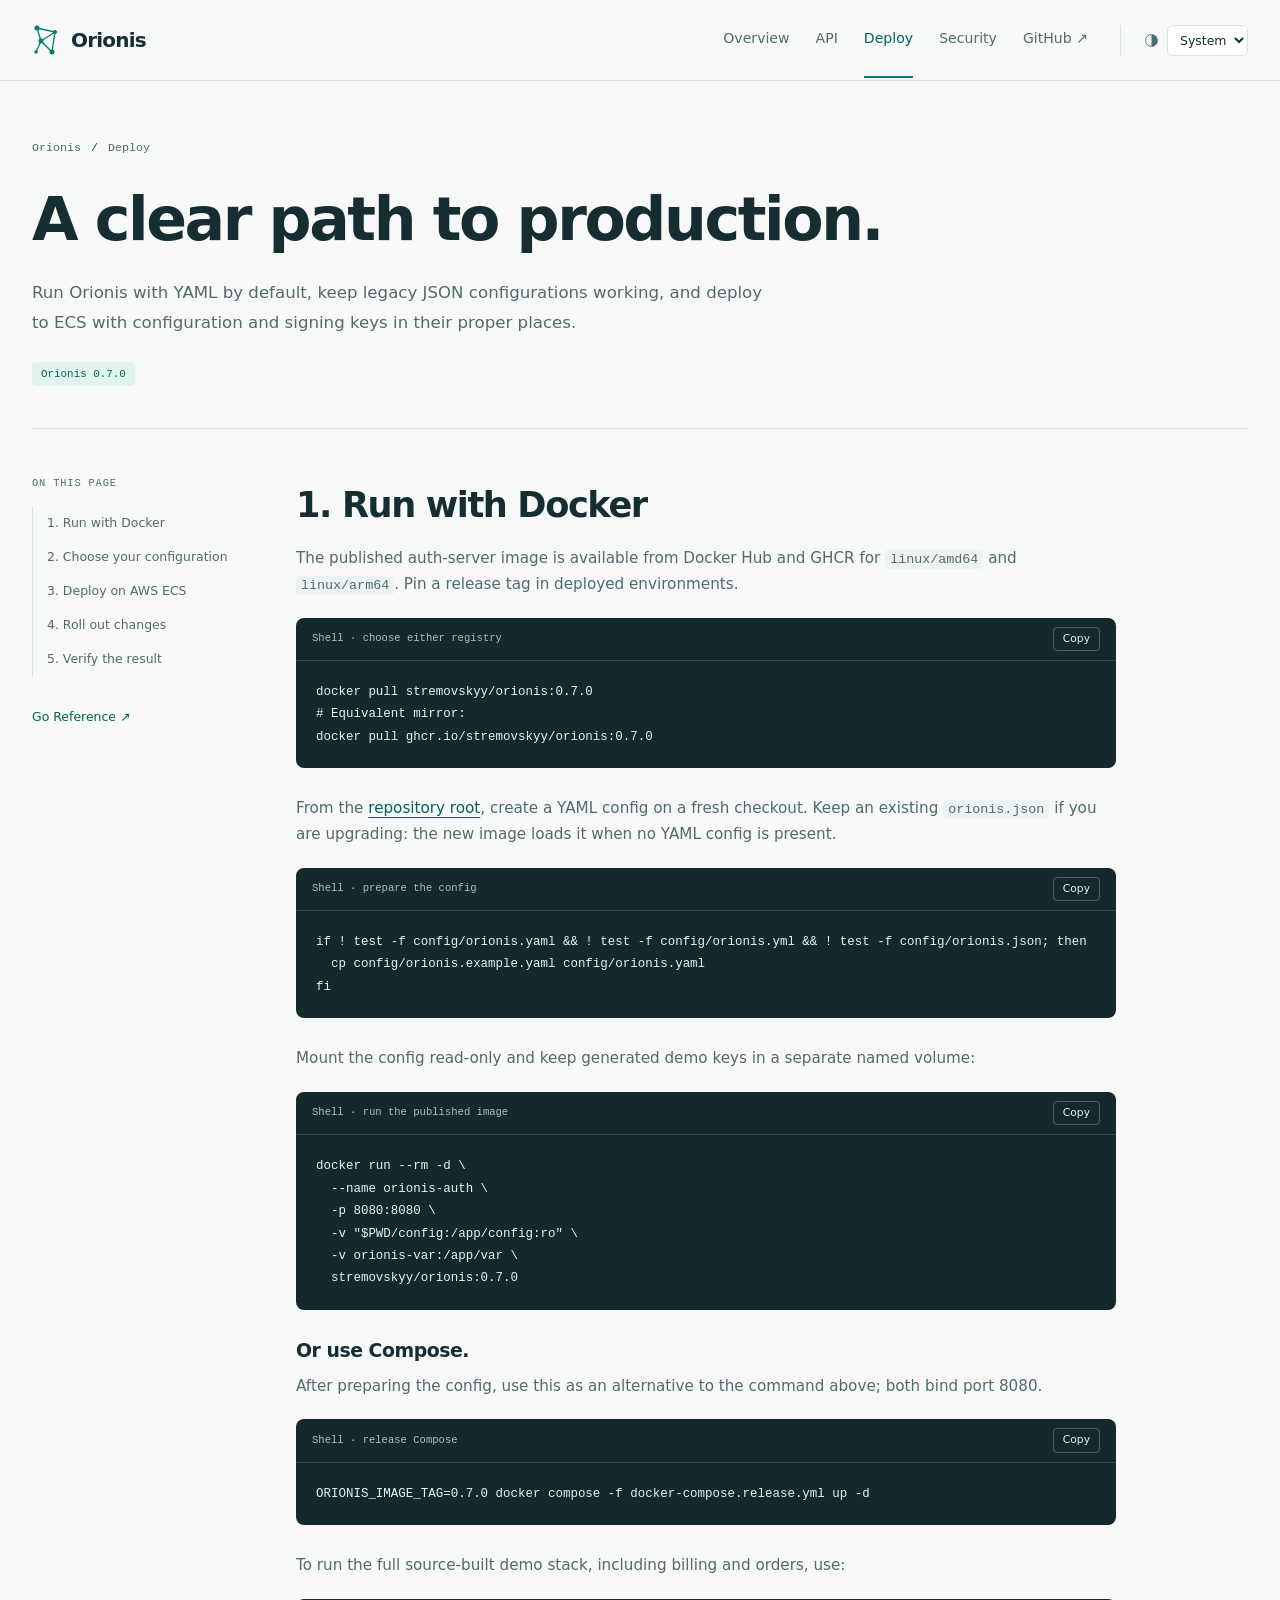
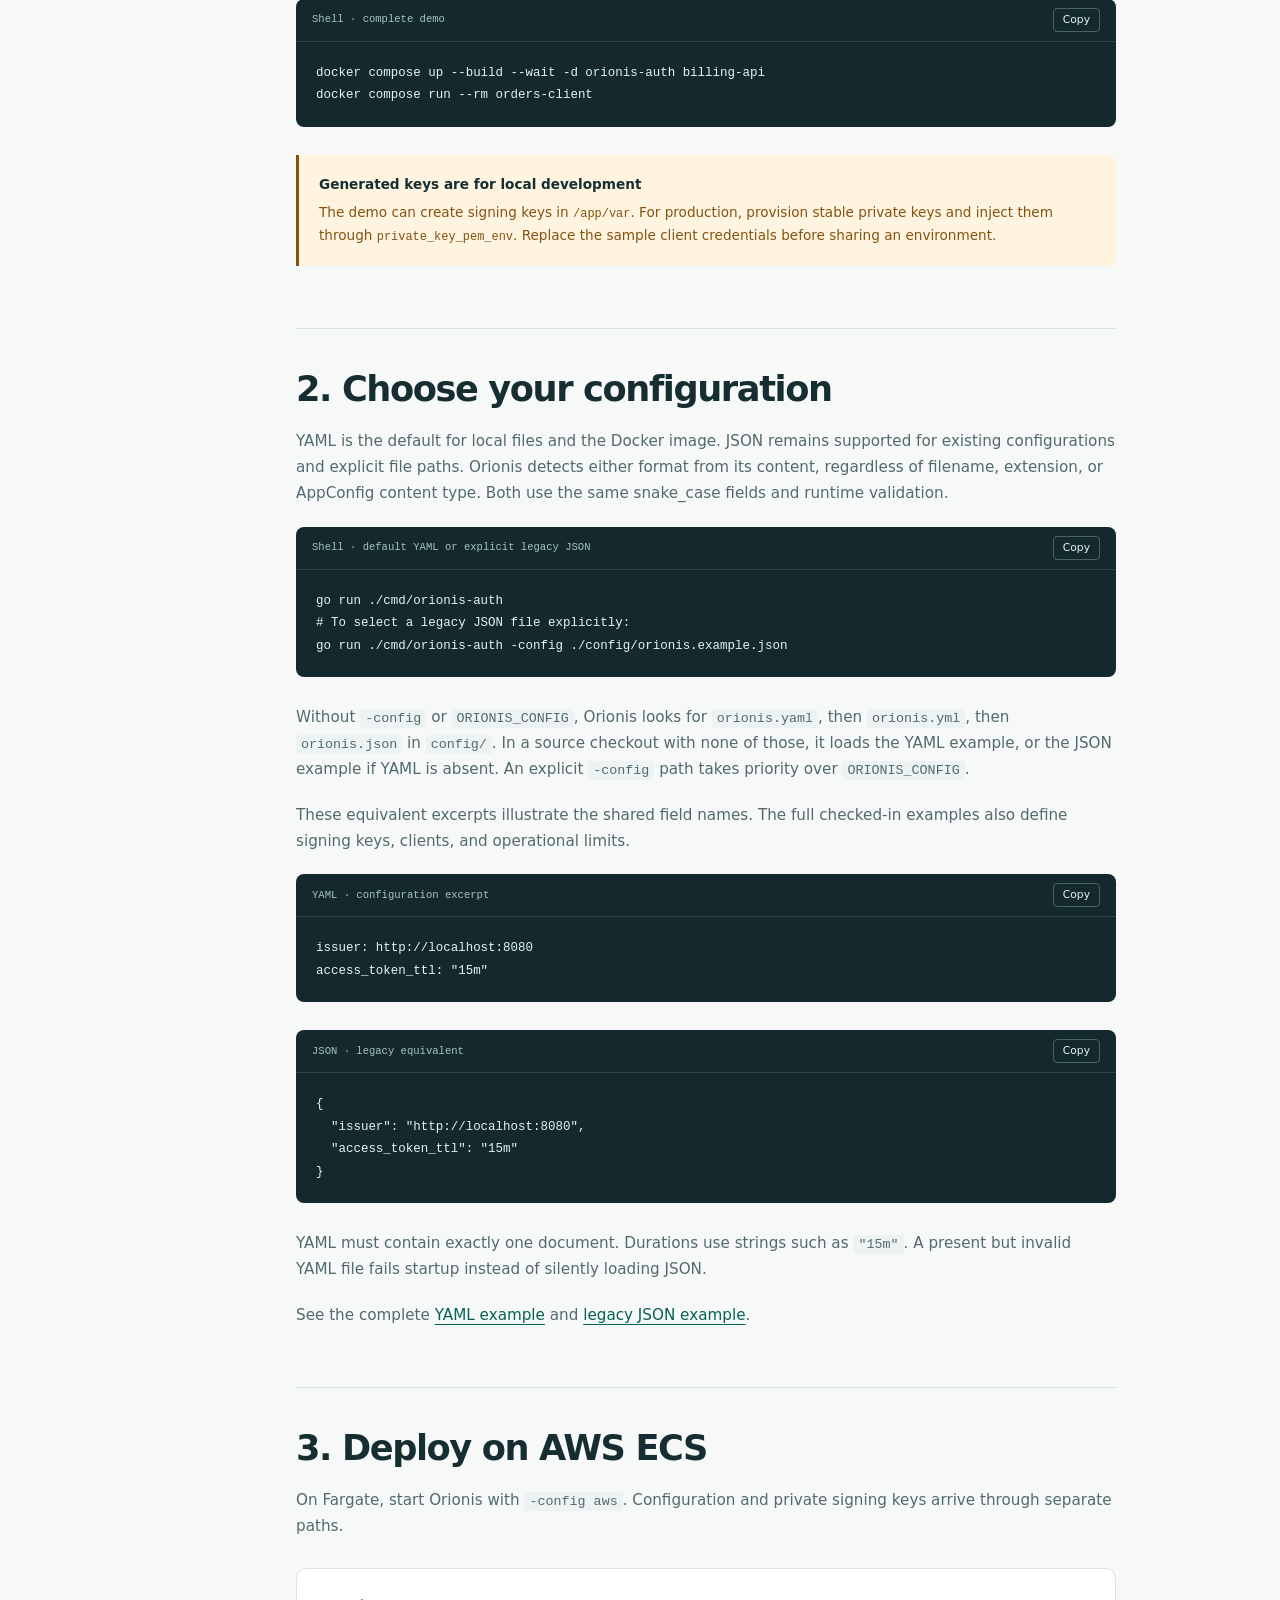
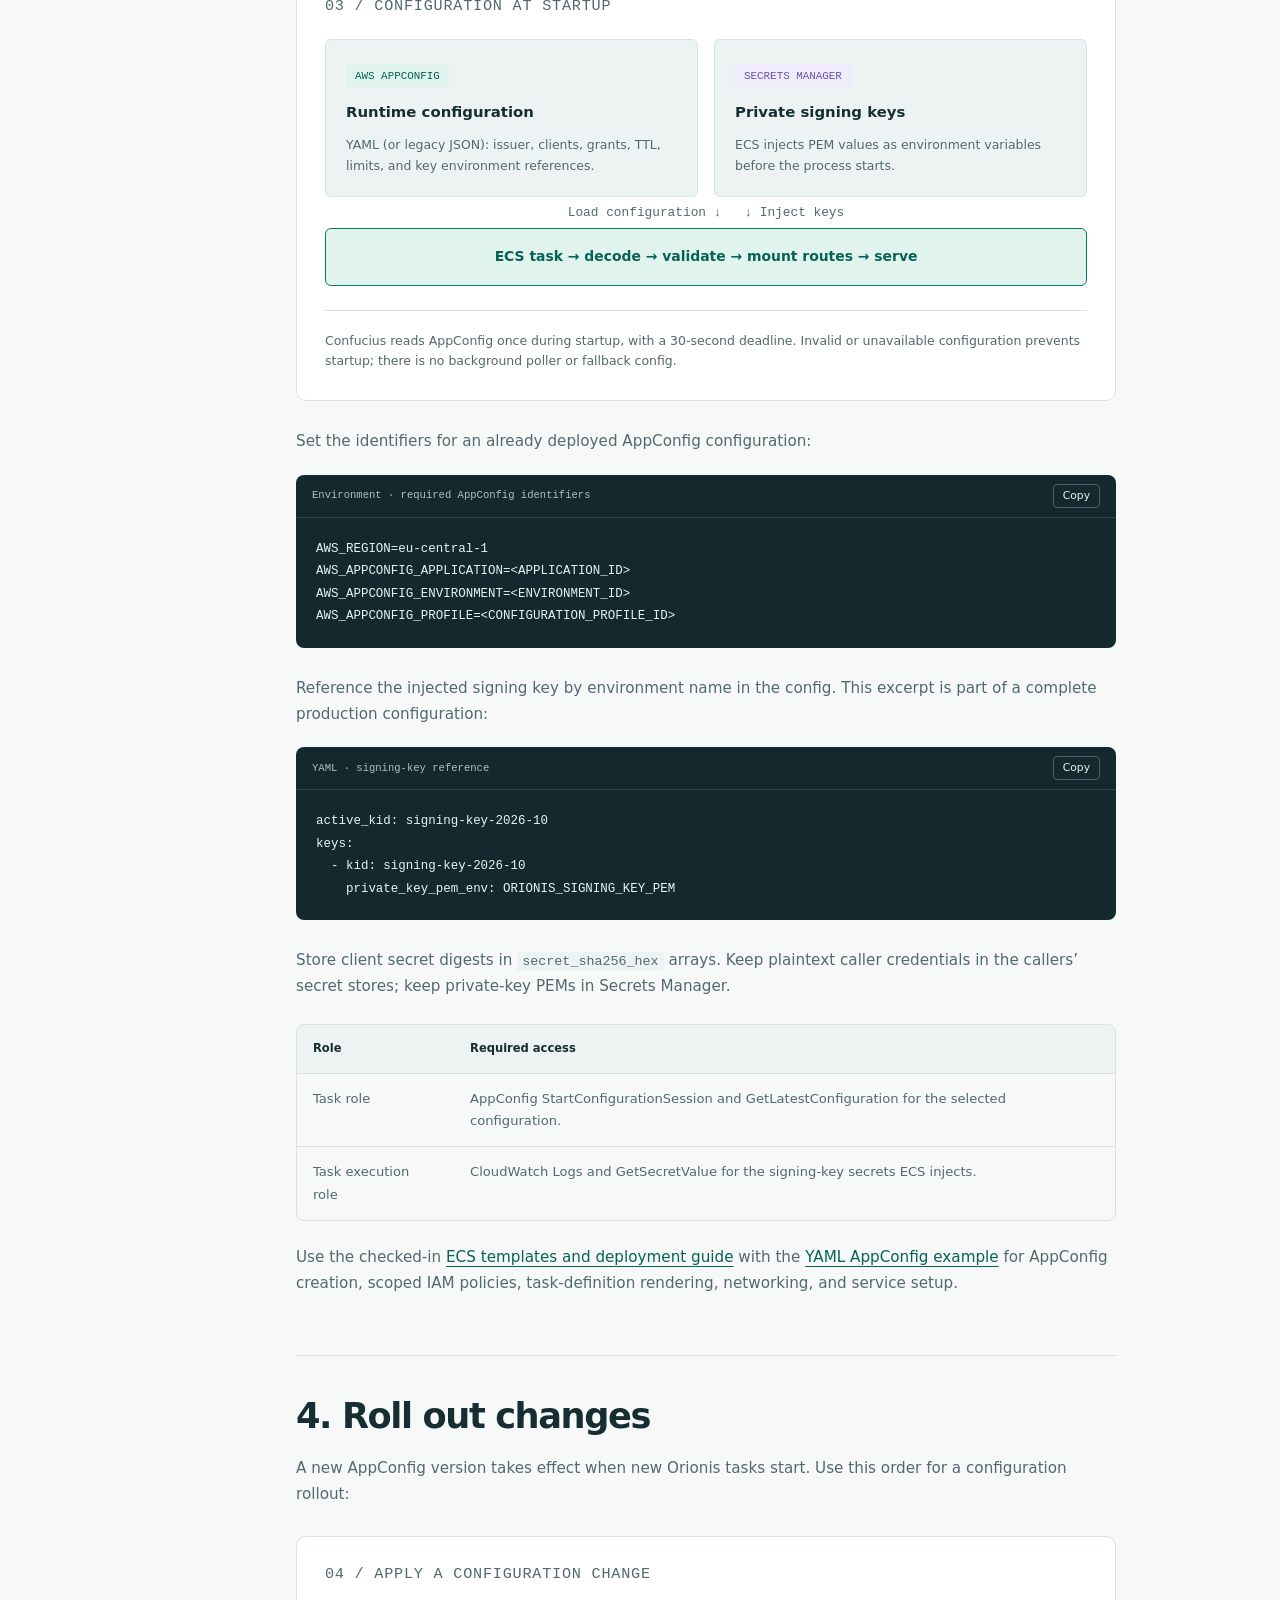
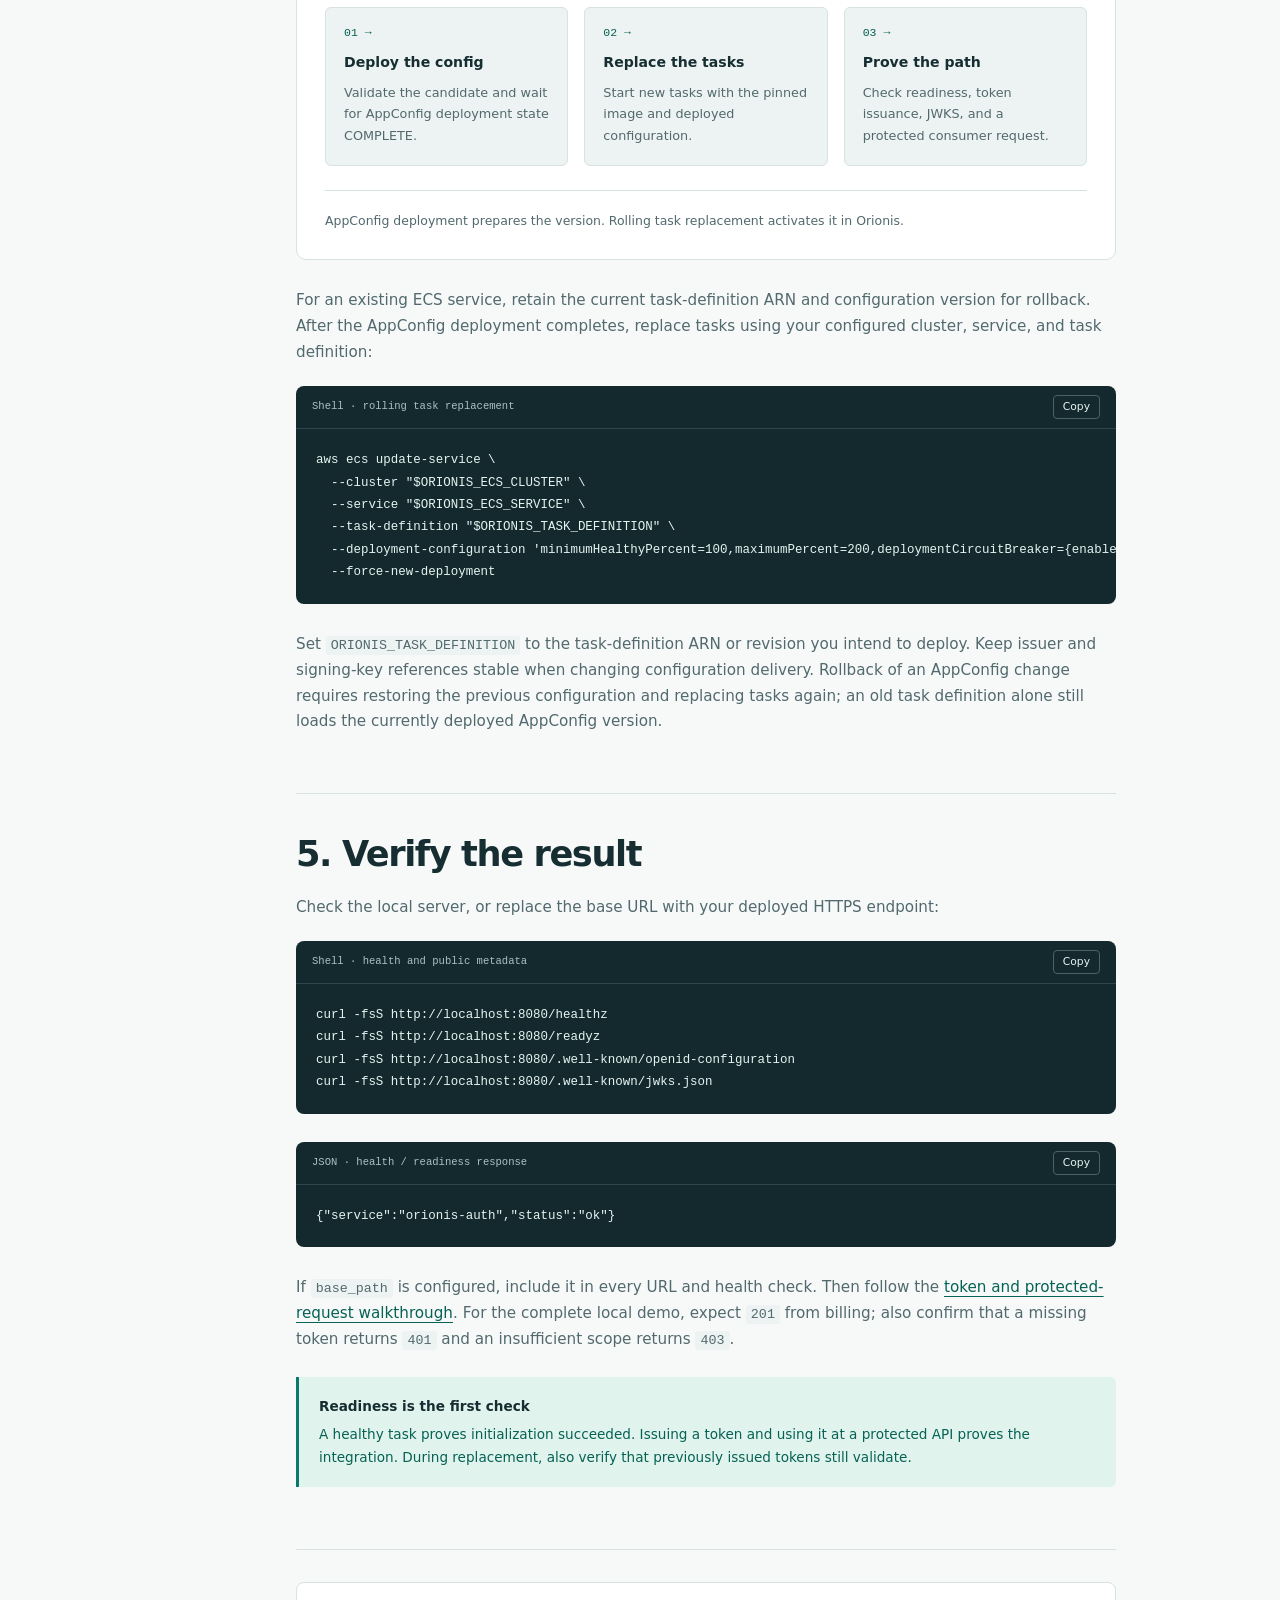
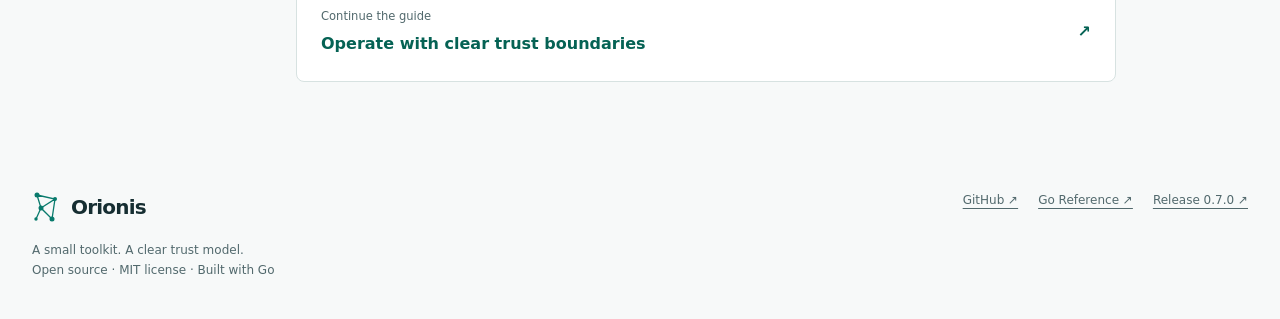
<file: site/deploy.html>
<!doctype html>
<html lang="en">
  <head>
    <meta charset="utf-8" />
    <meta name="viewport" content="width=device-width, initial-scale=1" />
    <meta
      name="description"
      content="Run Orionis with YAML by default, keep legacy JSON configurations working, and deploy to ECS with configuration and signing keys in their proper places."
    />
    <meta name="color-scheme" content="light dark" />
    <meta property="og:title" content="Deploy — Orionis" />
    <meta
      property="og:description"
      content="Run Orionis with YAML by default, keep legacy JSON configurations working, and deploy to ECS with configuration and signing keys in their proper places."
    />
    <meta property="og:type" content="website" />
    <meta
      property="og:url"
      content="https://stremovskyy.github.io/orionis/deploy.html"
    />
    <title>Deploy — Orionis</title>
    <link
      rel="canonical"
      href="https://stremovskyy.github.io/orionis/deploy.html"
    />
    <link rel="icon" href="favicon.svg" type="image/svg+xml" />
    <script src="site.js?v=20261023"></script>
    <link rel="stylesheet" href="styles.css?v=20261023" />
  </head>
  <body>
    <a class="skip-link" href="#content">Skip to content</a>
    <header class="site-header">
      <div class="header-inner">
        <a class="brand" href="index.html" aria-label="Orionis home"
          ><svg
            class="brand-mark"
            viewBox="0 0 28 34"
            fill="none"
            aria-hidden="true"
          >
            <path
              d="M5 5 23 9 9 18 20 29M5 5 9 18 4 29M23 9 20 29"
              stroke="currentColor"
              stroke-width="1.3"
            />
            <g fill="currentColor">
              <circle cx="5" cy="5" r="2.5" />
              <circle cx="23" cy="9" r="2" />
              <circle cx="9" cy="18" r="2.5" />
              <circle cx="20" cy="29" r="2.5" />
              <circle cx="4" cy="29" r="1.7" />
            </g></svg
          >Orionis</a
        >
        <nav aria-label="Primary navigation">
          <a href="index.html">Overview</a><a href="api.html">API</a
          ><a href="deploy.html" aria-current="page">Deploy</a
          ><a href="security.html">Security</a
          ><a href="https://github.com/stremovskyy/orionis"
            >GitHub <span aria-hidden="true">↗</span></a
          >
        </nav>
        <div class="theme-control" hidden>
          <svg viewBox="0 0 20 20" fill="none" aria-hidden="true">
            <circle cx="10" cy="10" r="7" stroke="currentColor" />
            <path d="M10 3a7 7 0 0 1 0 14Z" fill="currentColor" />
          </svg>
          <label class="sr-only" for="theme-picker">Color theme</label>
          <select id="theme-picker" data-theme-picker>
            <option value="system">System</option>
            <option value="light">Light</option>
            <option value="dark">Dark</option>
          </select>
        </div>
      </div>
    </header>
    <main id="content" tabindex="-1">
      <div class="doc-hero container">
        <p class="breadcrumb">
          <a href="index.html">Orionis</a><span>/</span>Deploy
        </p>
        <h1>A clear path to production.</h1>
        <p class="lede">
          Run Orionis with YAML by default, keep legacy JSON configurations
          working, and deploy to ECS with configuration and signing keys in
          their proper places.
        </p>
        <span class="tag">Orionis 0.7.0</span>
      </div>
      <div class="doc-layout container">
        <aside class="toc">
          <p class="toc-label">On this page</p>
          <nav aria-label="On this page">
            <a href="#docker">1. Run with Docker</a
            ><a href="#configuration">2. Choose your configuration</a
            ><a href="#aws">3. Deploy on AWS ECS</a
            ><a href="#configuration-updates">4. Roll out changes</a
            ><a href="#verify">5. Verify the result</a
            ><a
              class="toc-extra"
              href="https://pkg.go.dev/github.com/stremovskyy/orionis"
              >Go Reference ↗</a
            >
          </nav>
        </aside>
        <div class="doc-content">
          <section class="doc-section" id="docker">
            <h2>1. Run with Docker</h2>
            <p>
              The published auth-server image is available from Docker Hub and
              GHCR for <code>linux/amd64</code> and <code>linux/arm64</code>.
              Pin a release tag in deployed environments.
            </p>
            <div class="code-block">
              <div class="code-toolbar">
                <span>Shell · choose either registry</span>
              </div>
              <pre><code class="language-sh">docker pull stremovskyy/orionis:0.7.0
# Equivalent mirror:
docker pull ghcr.io/stremovskyy/orionis:0.7.0</code></pre>
            </div>
            <p>
              From the <a href="index.html#quick-start">repository root</a>,
              create a YAML config on a fresh checkout. Keep an existing
              <code>orionis.json</code> if you are upgrading: the new image
              loads it when no YAML config is present.
            </p>
            <div class="code-block">
              <div class="code-toolbar">
                <span>Shell · prepare the config</span>
              </div>
              <pre><code class="language-sh">if ! test -f config/orionis.yaml &amp;&amp; ! test -f config/orionis.yml &amp;&amp; ! test -f config/orionis.json; then
  cp config/orionis.example.yaml config/orionis.yaml
fi</code></pre>
            </div>
            <p>
              Mount the config read-only and keep generated demo keys in a
              separate named volume:
            </p>
            <div class="code-block">
              <div class="code-toolbar">
                <span>Shell · run the published image</span>
              </div>
              <pre><code class="language-sh">docker run --rm -d \
  --name orionis-auth \
  -p 8080:8080 \
  -v &quot;$PWD/config:/app/config:ro&quot; \
  -v orionis-var:/app/var \
  stremovskyy/orionis:0.7.0</code></pre>
            </div>
            <h3>Or use Compose.</h3>
            <p>
              After preparing the config, use this as an alternative to the
              command above; both bind port 8080.
            </p>
            <div class="code-block">
              <div class="code-toolbar">
                <span>Shell · release Compose</span>
              </div>
              <pre><code class="language-sh">ORIONIS_IMAGE_TAG=0.7.0 docker compose -f docker-compose.release.yml up -d</code></pre>
            </div>
            <p>
              To run the full source-built demo stack, including billing and
              orders, use:
            </p>
            <div class="code-block">
              <div class="code-toolbar"><span>Shell · complete demo</span></div>
              <pre><code class="language-sh">docker compose up --build --wait -d orionis-auth billing-api
docker compose run --rm orders-client</code></pre>
            </div>
            <aside class="note warning">
              <strong>Generated keys are for local development</strong>
              <p>
                The demo can create signing keys in <code>/app/var</code>. For
                production, provision stable private keys and inject them
                through <code>private_key_pem_env</code>. Replace the sample
                client credentials before sharing an environment.
              </p>
            </aside>
          </section>
          <section class="doc-section" id="configuration">
            <h2>2. Choose your configuration</h2>
            <p>
              YAML is the default for local files and the Docker image. JSON
              remains supported for existing configurations and explicit file
              paths. Orionis detects either format from its content, regardless
              of filename, extension, or AppConfig content type. Both use the
              same snake_case fields and runtime validation.
            </p>
            <div class="code-block">
              <div class="code-toolbar">
                <span>Shell · default YAML or explicit legacy JSON</span>
              </div>
              <pre><code class="language-sh">go run ./cmd/orionis-auth
# To select a legacy JSON file explicitly:
go run ./cmd/orionis-auth -config ./config/orionis.example.json</code></pre>
            </div>
            <p>
              Without <code>-config</code> or <code>ORIONIS_CONFIG</code>,
              Orionis looks for <code>orionis.yaml</code>, then
              <code>orionis.yml</code>, then <code>orionis.json</code> in
              <code>config/</code>. In a source checkout with none of those,
              it loads the YAML example, or the JSON example if YAML is absent.
              An explicit <code>-config</code> path takes priority over
              <code>ORIONIS_CONFIG</code>.
            </p>
            <p>
              These equivalent excerpts illustrate the shared field names. The
              full checked-in examples also define signing keys, clients, and
              operational limits.
            </p>
            <div class="code-block">
              <div class="code-toolbar">
                <span>YAML · configuration excerpt</span>
              </div>
              <pre><code class="language-yaml">issuer: http://localhost:8080
access_token_ttl: &quot;15m&quot;</code></pre>
            </div>
            <div class="code-block">
              <div class="code-toolbar">
                <span>JSON · legacy equivalent</span>
              </div>
              <pre><code class="language-json">{
  &quot;issuer&quot;: &quot;http://localhost:8080&quot;,
  &quot;access_token_ttl&quot;: &quot;15m&quot;
}</code></pre>
            </div>
            <p>
              YAML must contain exactly one document. Durations use strings such
              as <code>"15m"</code>. A present but invalid YAML file fails
              startup instead of silently loading JSON.
            </p>
            <p>
              See the complete
              <a
                href="https://github.com/stremovskyy/orionis/blob/main/config/orionis.example.yaml"
                >YAML example</a
              >
              and
              <a
                href="https://github.com/stremovskyy/orionis/blob/main/config/orionis.example.json"
                >legacy JSON example</a
              >.
            </p>
          </section>
          <section class="doc-section" id="aws">
            <h2>3. Deploy on AWS ECS</h2>
            <p>
              On Fargate, start Orionis with <code>-config aws</code>.
              Configuration and private signing keys arrive through separate
              paths.
            </p>
            <figure class="diagram" aria-labelledby="aws-caption">
              <p class="diagram-title">03 / Configuration at startup</p>
              <div class="source-flow">
                <div class="source-node">
                  <span class="tag">AWS APPCONFIG</span
                  ><strong>Runtime configuration</strong>
                  <p>
                    YAML (or legacy JSON): issuer, clients, grants, TTL, limits,
                    and key environment references.
                  </p>
                </div>
                <div class="source-node">
                  <span class="tag violet">SECRETS MANAGER</span
                  ><strong>Private signing keys</strong>
                  <p>
                    ECS injects PEM values as environment variables before the
                    process starts.
                  </p>
                </div>
              </div>
              <div class="flow-connector">
                Load configuration ↓ &nbsp; ↓ Inject keys
              </div>
              <div class="flow-root">
                ECS task → decode → validate → mount routes → serve
              </div>
              <figcaption id="aws-caption">
                Confucius reads AppConfig once during startup, with a 30-second
                deadline. Invalid or unavailable configuration prevents startup;
                there is no background poller or fallback config.
              </figcaption>
            </figure>
            <p>
              Set the identifiers for an already deployed AppConfig
              configuration:
            </p>
            <div class="code-block">
              <div class="code-toolbar">
                <span>Environment · required AppConfig identifiers</span>
              </div>
              <pre><code class="language-text">AWS_REGION=eu-central-1
AWS_APPCONFIG_APPLICATION=&lt;APPLICATION_ID&gt;
AWS_APPCONFIG_ENVIRONMENT=&lt;ENVIRONMENT_ID&gt;
AWS_APPCONFIG_PROFILE=&lt;CONFIGURATION_PROFILE_ID&gt;</code></pre>
            </div>
            <p>
              Reference the injected signing key by environment name in the
              config. This excerpt is part of a complete production
              configuration:
            </p>
            <div class="code-block">
              <div class="code-toolbar">
                <span>YAML · signing-key reference</span>
              </div>
              <pre><code class="language-yaml">active_kid: signing-key-2026-10
keys:
  - kid: signing-key-2026-10
    private_key_pem_env: ORIONIS_SIGNING_KEY_PEM</code></pre>
            </div>
            <p>
              Store client secret digests in
              <code>secret_sha256_hex</code> arrays. Keep plaintext caller
              credentials in the callers’ secret stores; keep private-key PEMs
              in Secrets Manager.
            </p>
            <div class="table-wrap">
              <table>
                <caption class="sr-only">
                  AWS role responsibilities
                </caption>
                <thead>
                  <tr>
                    <th scope="col">Role</th>
                    <th scope="col">Required access</th>
                  </tr>
                </thead>
                <tbody>
                  <tr>
                    <td>Task role</td>
                    <td>
                      AppConfig StartConfigurationSession and
                      GetLatestConfiguration for the selected configuration.
                    </td>
                  </tr>
                  <tr>
                    <td>Task execution role</td>
                    <td>
                      CloudWatch Logs and GetSecretValue for the signing-key
                      secrets ECS injects.
                    </td>
                  </tr>
                </tbody>
              </table>
            </div>
            <p>
              Use the checked-in
              <a
                href="https://github.com/stremovskyy/orionis/tree/main/deploy/aws/ecs"
                >ECS templates and deployment guide</a
              >
              with the
              <a
                href="https://github.com/stremovskyy/orionis/blob/main/deploy/aws/ecs/orionis-config.example.yaml"
                >YAML AppConfig example</a
              >
              for AppConfig creation, scoped IAM policies, task-definition
              rendering, networking, and service setup.
            </p>
          </section>
          <section class="doc-section" id="configuration-updates">
            <h2>4. Roll out changes</h2>
            <p>
              A new AppConfig version takes effect when new Orionis tasks start.
              Use this order for a configuration rollout:
            </p>
            <figure class="diagram" aria-labelledby="rollout-caption">
              <p class="diagram-title">04 / Apply a configuration change</p>
              <ol class="steps">
                <li>
                  <strong>Deploy the config</strong>Validate the candidate and
                  wait for AppConfig deployment state COMPLETE.
                </li>
                <li>
                  <strong>Replace the tasks</strong>Start new tasks with the
                  pinned image and deployed configuration.
                </li>
                <li>
                  <strong>Prove the path</strong>Check readiness, token
                  issuance, JWKS, and a protected consumer request.
                </li>
              </ol>
              <figcaption id="rollout-caption">
                AppConfig deployment prepares the version. Rolling task
                replacement activates it in Orionis.
              </figcaption>
            </figure>
            <p>
              For an existing ECS service, retain the current task-definition
              ARN and configuration version for rollback. After the AppConfig
              deployment completes, replace tasks using your configured cluster,
              service, and task definition:
            </p>
            <div class="code-block">
              <div class="code-toolbar">
                <span>Shell · rolling task replacement</span>
              </div>
              <pre><code class="language-sh">aws ecs update-service \
  --cluster &quot;$ORIONIS_ECS_CLUSTER&quot; \
  --service &quot;$ORIONIS_ECS_SERVICE&quot; \
  --task-definition &quot;$ORIONIS_TASK_DEFINITION&quot; \
  --deployment-configuration &#x27;minimumHealthyPercent=100,maximumPercent=200,deploymentCircuitBreaker={enable=true,rollback=true}&#x27; \
  --force-new-deployment</code></pre>
            </div>
            <p>
              Set <code>ORIONIS_TASK_DEFINITION</code> to the task-definition
              ARN or revision you intend to deploy. Keep issuer and signing-key
              references stable when changing configuration delivery. Rollback
              of an AppConfig change requires restoring the previous
              configuration and replacing tasks again; an old task definition
              alone still loads the currently deployed AppConfig version.
            </p>
          </section>
          <section class="doc-section" id="verify">
            <h2>5. Verify the result</h2>
            <p>
              Check the local server, or replace the base URL with your deployed
              HTTPS endpoint:
            </p>
            <div class="code-block">
              <div class="code-toolbar">
                <span>Shell · health and public metadata</span>
              </div>
              <pre><code class="language-sh">curl -fsS http://localhost:8080/healthz
curl -fsS http://localhost:8080/readyz
curl -fsS http://localhost:8080/.well-known/openid-configuration
curl -fsS http://localhost:8080/.well-known/jwks.json</code></pre>
            </div>
            <div class="code-block">
              <div class="code-toolbar">
                <span>JSON · health / readiness response</span>
              </div>
              <pre><code class="language-json">{&quot;service&quot;:&quot;orionis-auth&quot;,&quot;status&quot;:&quot;ok&quot;}</code></pre>
            </div>
            <p>
              If <code>base_path</code> is configured, include it in every URL
              and health check. Then follow the
              <a href="api.html#request-token"
                >token and protected-request walkthrough</a
              >. For the complete local demo, expect <code>201</code> from
              billing; also confirm that a missing token returns
              <code>401</code> and an insufficient scope returns
              <code>403</code>.
            </p>
            <aside class="note">
              <strong>Readiness is the first check</strong>
              <p>
                A healthy task proves initialization succeeded. Issuing a token
                and using it at a protected API proves the integration. During
                replacement, also verify that previously issued tokens still
                validate.
              </p>
            </aside>
          </section>
          <a class="next-page" href="security.html"
            ><div>
              <span>Continue the guide</span
              ><strong>Operate with clear trust boundaries</strong>
            </div>
            <b aria-hidden="true">↗</b></a
          >
        </div>
      </div>
    </main>
    <footer class="site-footer container">
      <div>
        <a class="brand" href="index.html"
          ><svg
            class="brand-mark"
            viewBox="0 0 28 34"
            fill="none"
            aria-hidden="true"
          >
            <path
              d="M5 5 23 9 9 18 20 29M5 5 9 18 4 29M23 9 20 29"
              stroke="currentColor"
              stroke-width="1.3"
            />
            <g fill="currentColor">
              <circle cx="5" cy="5" r="2.5" />
              <circle cx="23" cy="9" r="2" />
              <circle cx="9" cy="18" r="2.5" />
              <circle cx="20" cy="29" r="2.5" />
              <circle cx="4" cy="29" r="1.7" />
            </g></svg
          >Orionis</a
        >
        <p>
          A small toolkit. A clear trust model.<br />Open source · MIT license ·
          Built with Go
        </p>
      </div>
      <nav aria-label="Project resources">
        <a href="https://github.com/stremovskyy/orionis">GitHub ↗</a
        ><a href="https://pkg.go.dev/github.com/stremovskyy/orionis"
          >Go Reference ↗</a
        ><a href="https://github.com/stremovskyy/orionis/releases/tag/v0.7.0"
          >Release 0.7.0 ↗</a
        >
      </nav>
    </footer>
    <span
      class="sr-only"
      role="status"
      aria-live="polite"
      data-copy-status
    ></span>
  </body>
</html>
</file>
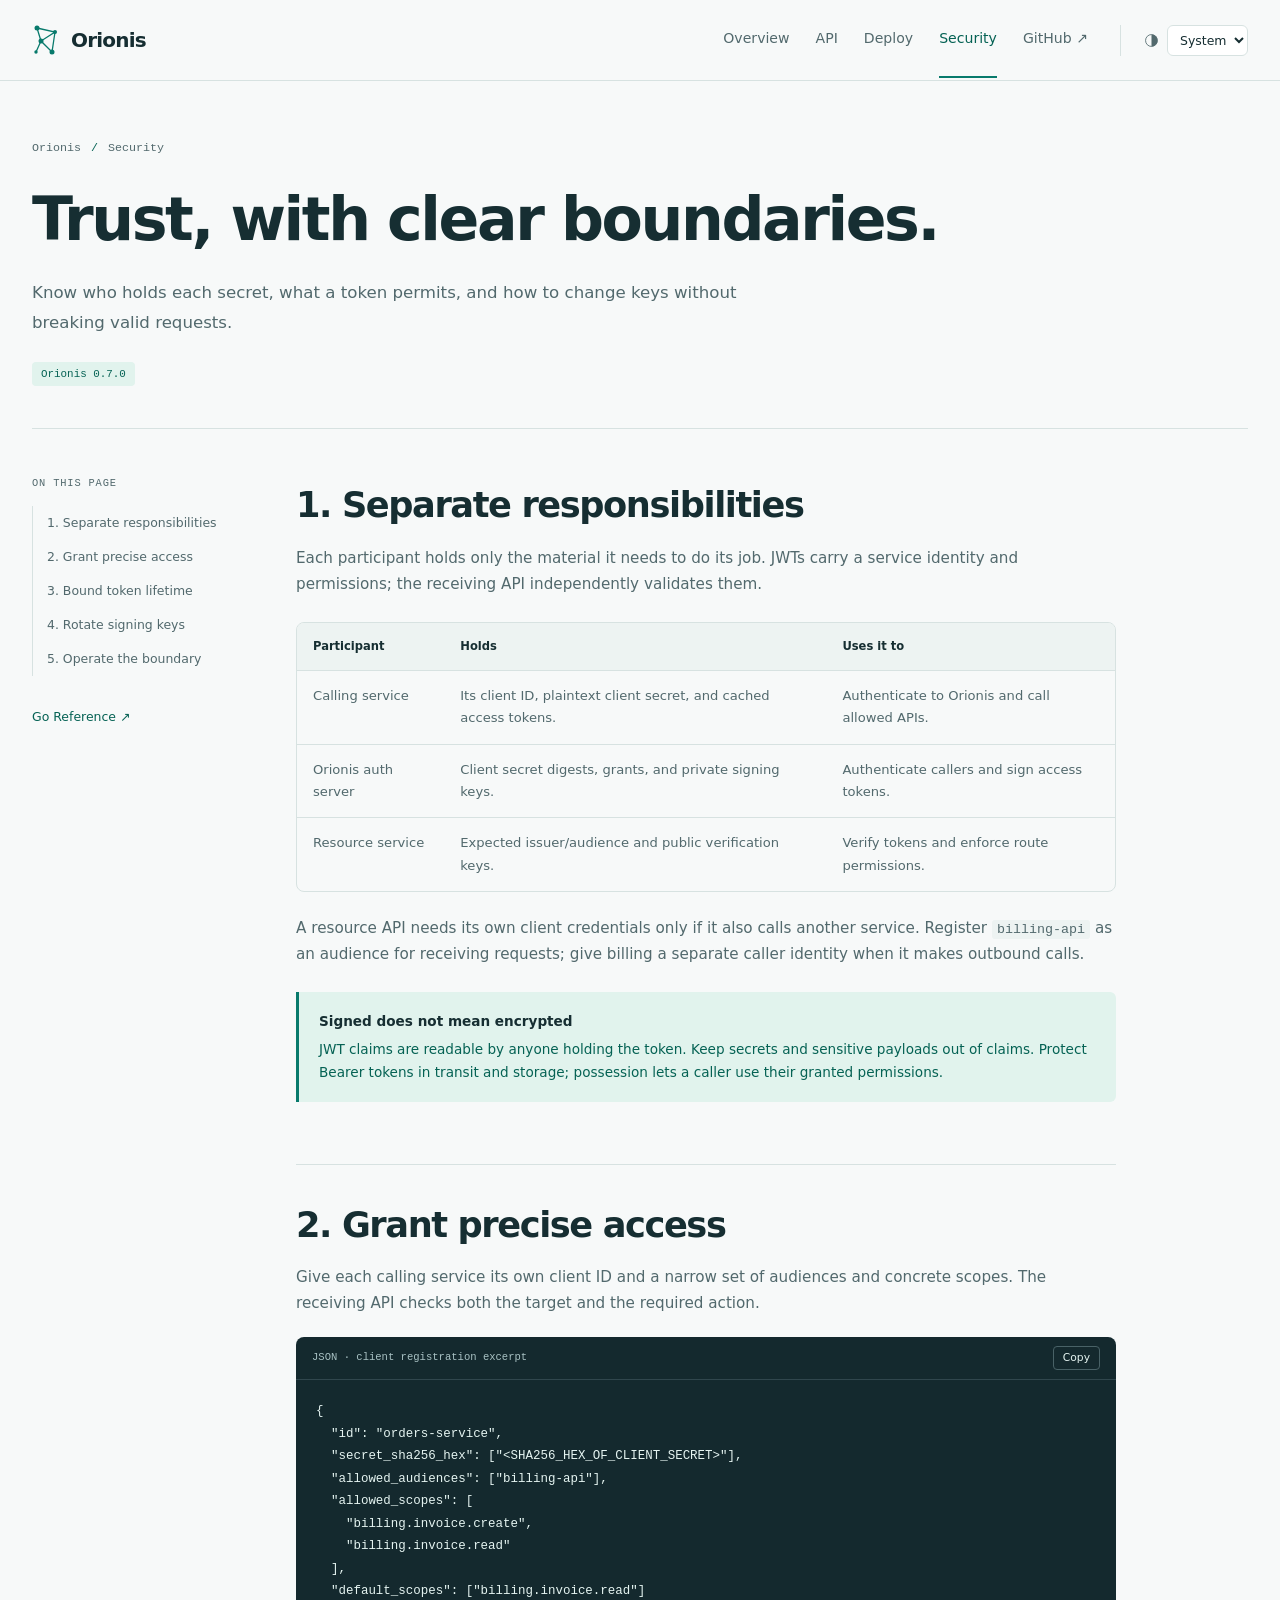
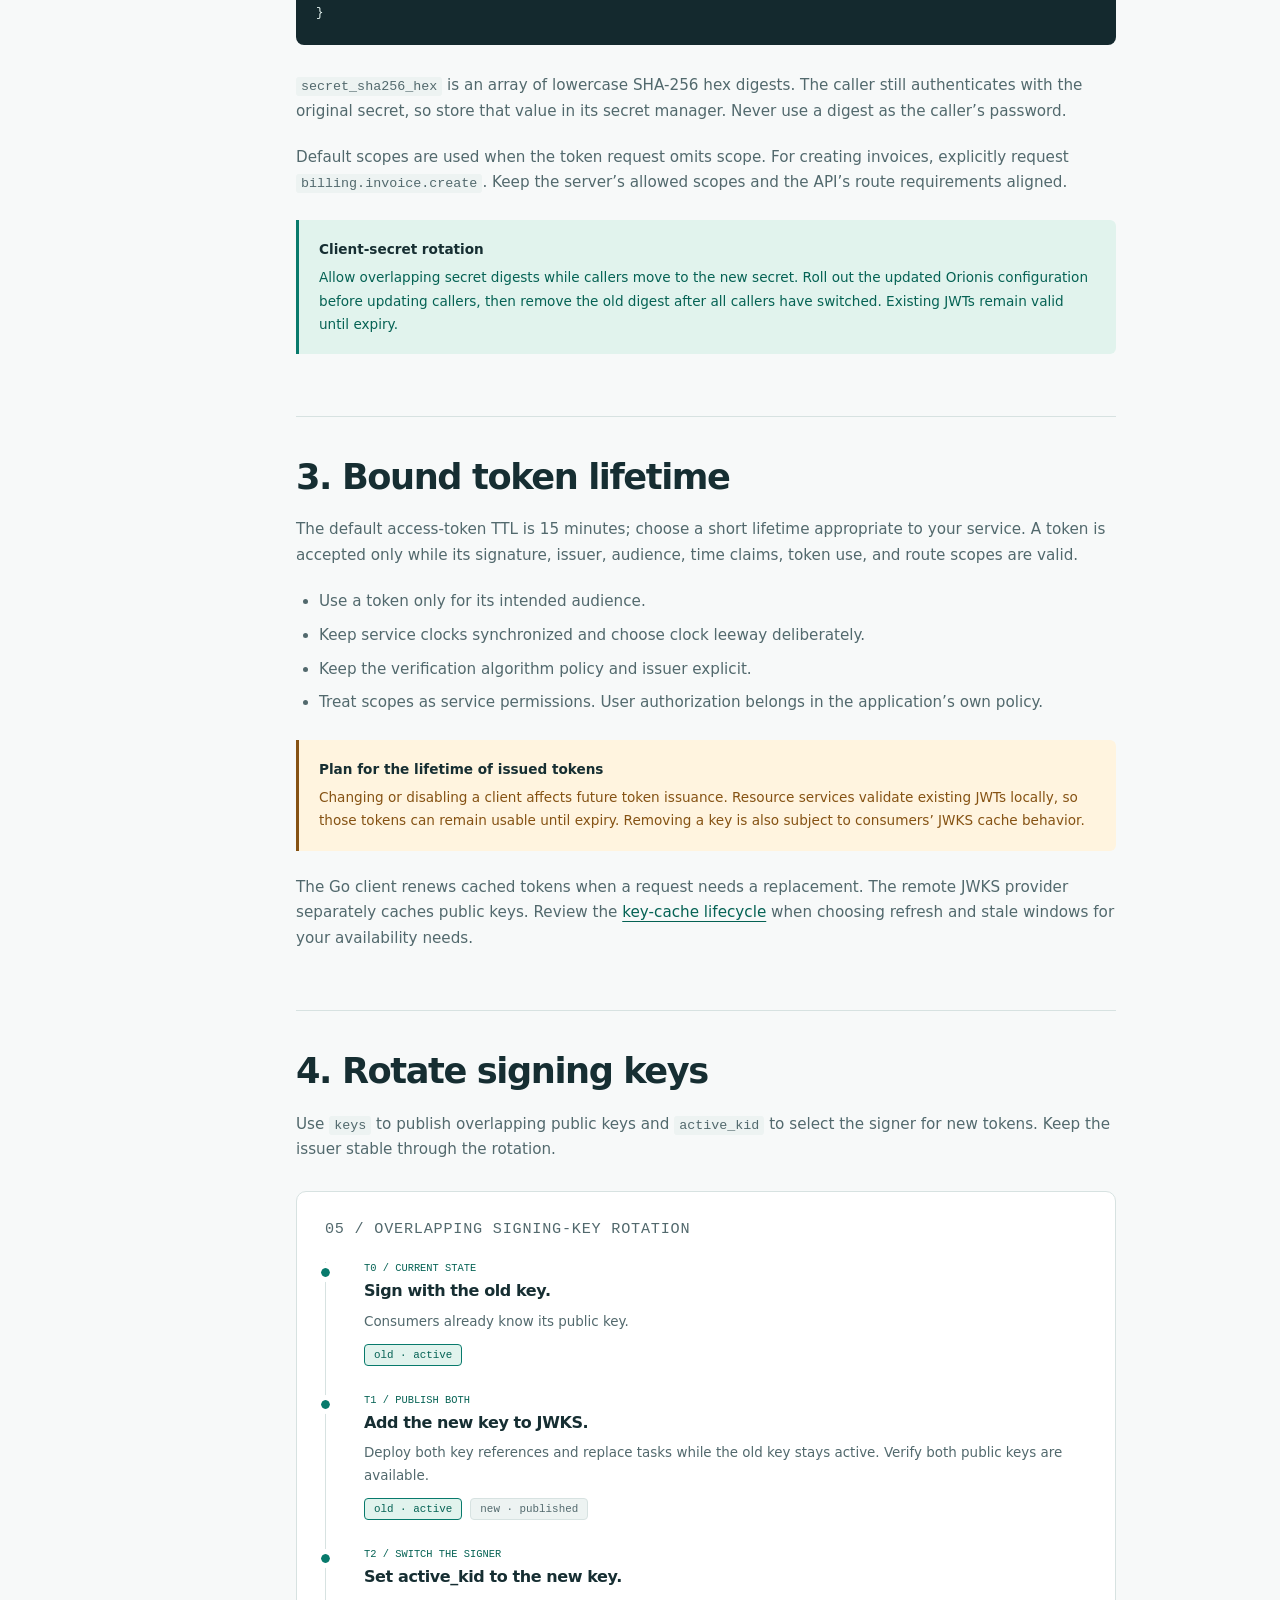
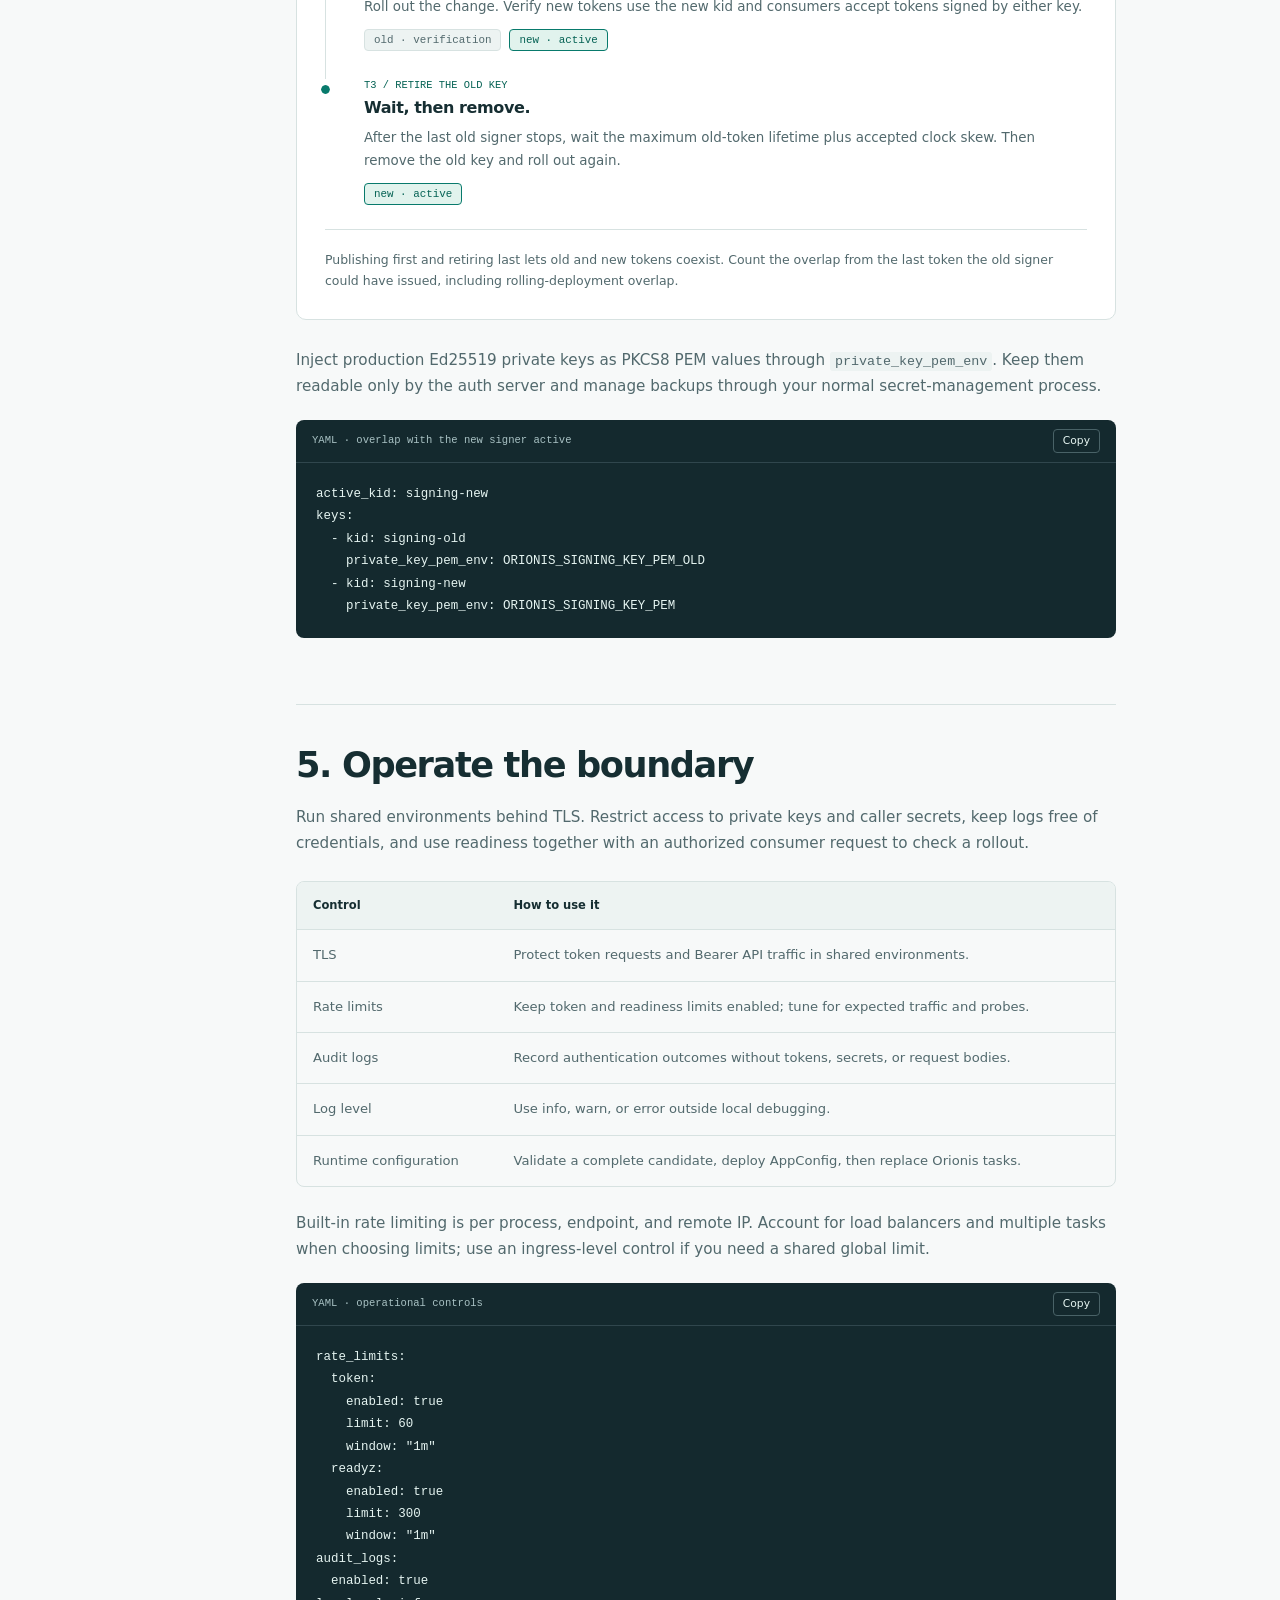
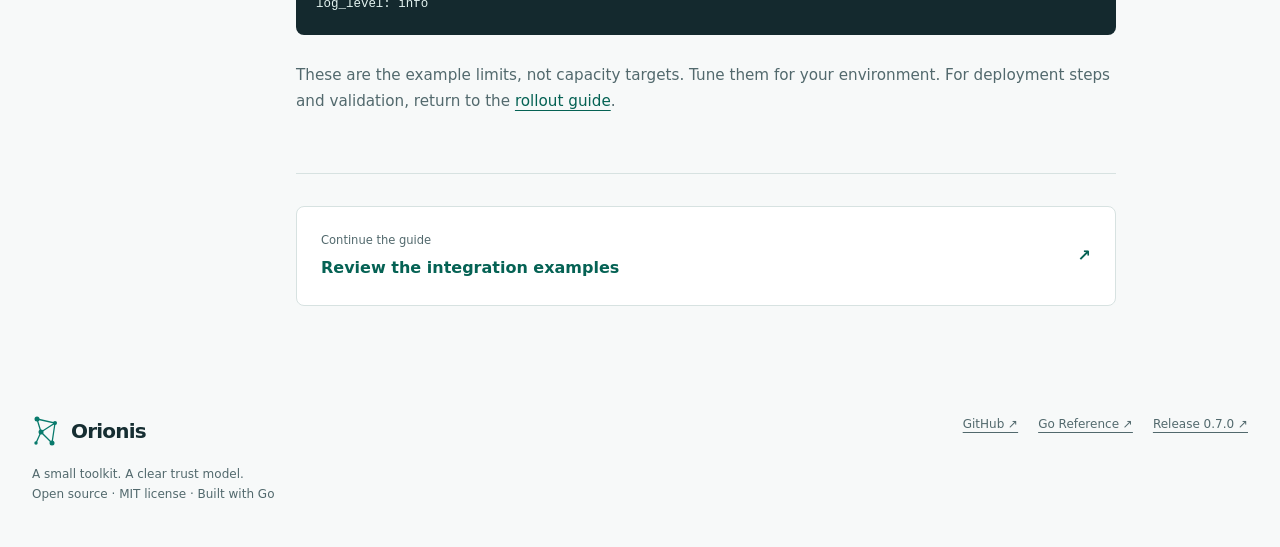
<file: site/security.html>
<!doctype html>
<html lang="en">
  <head>
    <meta charset="utf-8" />
    <meta name="viewport" content="width=device-width, initial-scale=1" />
    <meta
      name="description"
      content="Know who holds each secret, what a token permits, and how to change keys without breaking valid requests."
    />
    <meta name="color-scheme" content="light dark" />
    <meta property="og:title" content="Security — Orionis" />
    <meta
      property="og:description"
      content="Know who holds each secret, what a token permits, and how to change keys without breaking valid requests."
    />
    <meta property="og:type" content="website" />
    <meta
      property="og:url"
      content="https://stremovskyy.github.io/orionis/security.html"
    />
    <title>Security — Orionis</title>
    <link
      rel="canonical"
      href="https://stremovskyy.github.io/orionis/security.html"
    />
    <link rel="icon" href="favicon.svg" type="image/svg+xml" />
    <script src="site.js?v=20261023"></script>
    <link rel="stylesheet" href="styles.css?v=20261023" />
  </head>
  <body>
    <a class="skip-link" href="#content">Skip to content</a>
    <header class="site-header">
      <div class="header-inner">
        <a class="brand" href="index.html" aria-label="Orionis home"
          ><svg
            class="brand-mark"
            viewBox="0 0 28 34"
            fill="none"
            aria-hidden="true"
          >
            <path
              d="M5 5 23 9 9 18 20 29M5 5 9 18 4 29M23 9 20 29"
              stroke="currentColor"
              stroke-width="1.3"
            />
            <g fill="currentColor">
              <circle cx="5" cy="5" r="2.5" />
              <circle cx="23" cy="9" r="2" />
              <circle cx="9" cy="18" r="2.5" />
              <circle cx="20" cy="29" r="2.5" />
              <circle cx="4" cy="29" r="1.7" />
            </g></svg
          >Orionis</a
        >
        <nav aria-label="Primary navigation">
          <a href="index.html">Overview</a><a href="api.html">API</a
          ><a href="deploy.html">Deploy</a
          ><a href="security.html" aria-current="page">Security</a
          ><a href="https://github.com/stremovskyy/orionis"
            >GitHub <span aria-hidden="true">↗</span></a
          >
        </nav>
        <div class="theme-control" hidden>
          <svg viewBox="0 0 20 20" fill="none" aria-hidden="true">
            <circle cx="10" cy="10" r="7" stroke="currentColor" />
            <path d="M10 3a7 7 0 0 1 0 14Z" fill="currentColor" />
          </svg>
          <label class="sr-only" for="theme-picker">Color theme</label>
          <select id="theme-picker" data-theme-picker>
            <option value="system">System</option>
            <option value="light">Light</option>
            <option value="dark">Dark</option>
          </select>
        </div>
      </div>
    </header>
    <main id="content" tabindex="-1">
      <div class="doc-hero container">
        <p class="breadcrumb">
          <a href="index.html">Orionis</a><span>/</span>Security
        </p>
        <h1>Trust, with clear boundaries.</h1>
        <p class="lede">
          Know who holds each secret, what a token permits, and how to change
          keys without breaking valid requests.
        </p>
        <span class="tag">Orionis 0.7.0</span>
      </div>
      <div class="doc-layout container">
        <aside class="toc">
          <p class="toc-label">On this page</p>
          <nav aria-label="On this page">
            <a href="#trust-boundaries">1. Separate responsibilities</a
            ><a href="#client-grants">2. Grant precise access</a
            ><a href="#token-lifetime">3. Bound token lifetime</a
            ><a href="#key-rotation">4. Rotate signing keys</a
            ><a href="#operational-controls">5. Operate the boundary</a
            ><a
              class="toc-extra"
              href="https://pkg.go.dev/github.com/stremovskyy/orionis"
              >Go Reference ↗</a
            >
          </nav>
        </aside>
        <div class="doc-content">
          <section class="doc-section" id="trust-boundaries">
            <h2>1. Separate responsibilities</h2>
            <p>
              Each participant holds only the material it needs to do its job.
              JWTs carry a service identity and permissions; the receiving API
              independently validates them.
            </p>
            <div class="table-wrap">
              <table>
                <caption class="sr-only">
                  Who holds which credentials
                </caption>
                <thead>
                  <tr>
                    <th scope="col">Participant</th>
                    <th scope="col">Holds</th>
                    <th scope="col">Uses it to</th>
                  </tr>
                </thead>
                <tbody>
                  <tr>
                    <td>Calling service</td>
                    <td>
                      Its client ID, plaintext client secret, and cached access
                      tokens.
                    </td>
                    <td>Authenticate to Orionis and call allowed APIs.</td>
                  </tr>
                  <tr>
                    <td>Orionis auth server</td>
                    <td>
                      Client secret digests, grants, and private signing keys.
                    </td>
                    <td>Authenticate callers and sign access tokens.</td>
                  </tr>
                  <tr>
                    <td>Resource service</td>
                    <td>
                      Expected issuer/audience and public verification keys.
                    </td>
                    <td>Verify tokens and enforce route permissions.</td>
                  </tr>
                </tbody>
              </table>
            </div>
            <p>
              A resource API needs its own client credentials only if it also
              calls another service. Register <code>billing-api</code> as an
              audience for receiving requests; give billing a separate caller
              identity when it makes outbound calls.
            </p>
            <aside class="note">
              <strong>Signed does not mean encrypted</strong>
              <p>
                JWT claims are readable by anyone holding the token. Keep
                secrets and sensitive payloads out of claims. Protect Bearer
                tokens in transit and storage; possession lets a caller use
                their granted permissions.
              </p>
            </aside>
          </section>
          <section class="doc-section" id="client-grants">
            <h2>2. Grant precise access</h2>
            <p>
              Give each calling service its own client ID and a narrow set of
              audiences and concrete scopes. The receiving API checks both the
              target and the required action.
            </p>
            <div class="code-block">
              <div class="code-toolbar">
                <span>JSON · client registration excerpt</span>
              </div>
              <pre><code class="language-json">{
  &quot;id&quot;: &quot;orders-service&quot;,
  &quot;secret_sha256_hex&quot;: [&quot;&lt;SHA256_HEX_OF_CLIENT_SECRET&gt;&quot;],
  &quot;allowed_audiences&quot;: [&quot;billing-api&quot;],
  &quot;allowed_scopes&quot;: [
    &quot;billing.invoice.create&quot;,
    &quot;billing.invoice.read&quot;
  ],
  &quot;default_scopes&quot;: [&quot;billing.invoice.read&quot;]
}</code></pre>
            </div>
            <p>
              <code>secret_sha256_hex</code> is an array of lowercase SHA-256
              hex digests. The caller still authenticates with the original
              secret, so store that value in its secret manager. Never use a
              digest as the caller’s password.
            </p>
            <p>
              Default scopes are used when the token request omits scope. For
              creating invoices, explicitly request
              <code>billing.invoice.create</code>. Keep the server’s allowed
              scopes and the API’s route requirements aligned.
            </p>
            <aside class="note">
              <strong>Client-secret rotation</strong>
              <p>
                Allow overlapping secret digests while callers move to the new
                secret. Roll out the updated Orionis configuration before
                updating callers, then remove the old digest after all callers
                have switched. Existing JWTs remain valid until expiry.
              </p>
            </aside>
          </section>
          <section class="doc-section" id="token-lifetime">
            <h2>3. Bound token lifetime</h2>
            <p>
              The default access-token TTL is 15 minutes; choose a short
              lifetime appropriate to your service. A token is accepted only
              while its signature, issuer, audience, time claims, token use, and
              route scopes are valid.
            </p>
            <ul>
              <li>Use a token only for its intended audience.</li>
              <li>
                Keep service clocks synchronized and choose clock leeway
                deliberately.
              </li>
              <li>
                Keep the verification algorithm policy and issuer explicit.
              </li>
              <li>
                Treat scopes as service permissions. User authorization belongs
                in the application’s own policy.
              </li>
            </ul>
            <aside class="note warning">
              <strong>Plan for the lifetime of issued tokens</strong>
              <p>
                Changing or disabling a client affects future token issuance.
                Resource services validate existing JWTs locally, so those
                tokens can remain usable until expiry. Removing a key is also
                subject to consumers’ JWKS cache behavior.
              </p>
            </aside>
            <p>
              The Go client renews cached tokens when a request needs a
              replacement. The remote JWKS provider separately caches public
              keys. Review the
              <a href="api.html#jwks-lifecycle">key-cache lifecycle</a> when
              choosing refresh and stale windows for your availability needs.
            </p>
          </section>
          <section class="doc-section" id="key-rotation">
            <h2>4. Rotate signing keys</h2>
            <p>
              Use <code>keys</code> to publish overlapping public keys and
              <code>active_kid</code> to select the signer for new tokens. Keep
              the issuer stable through the rotation.
            </p>
            <figure class="diagram" aria-labelledby="rotation-caption">
              <p class="diagram-title">05 / Overlapping signing-key rotation</p>
              <ol class="timeline">
                <li>
                  <span class="time">T0 / CURRENT STATE</span>
                  <h3>Sign with the old key.</h3>
                  <p>Consumers already know its public key.</p>
                  <div class="key-pair">
                    <span class="key active">old · active</span>
                  </div>
                </li>
                <li>
                  <span class="time">T1 / PUBLISH BOTH</span>
                  <h3>Add the new key to JWKS.</h3>
                  <p>
                    Deploy both key references and replace tasks while the old
                    key stays active. Verify both public keys are available.
                  </p>
                  <div class="key-pair">
                    <span class="key active">old · active</span
                    ><span class="key">new · published</span>
                  </div>
                </li>
                <li>
                  <span class="time">T2 / SWITCH THE SIGNER</span>
                  <h3>Set active_kid to the new key.</h3>
                  <p>
                    Roll out the change. Verify new tokens use the new kid and
                    consumers accept tokens signed by either key.
                  </p>
                  <div class="key-pair">
                    <span class="key">old · verification</span
                    ><span class="key active">new · active</span>
                  </div>
                </li>
                <li>
                  <span class="time">T3 / RETIRE THE OLD KEY</span>
                  <h3>Wait, then remove.</h3>
                  <p>
                    After the last old signer stops, wait the maximum old-token
                    lifetime plus accepted clock skew. Then remove the old key
                    and roll out again.
                  </p>
                  <div class="key-pair">
                    <span class="key active">new · active</span>
                  </div>
                </li>
              </ol>
              <figcaption id="rotation-caption">
                Publishing first and retiring last lets old and new tokens
                coexist. Count the overlap from the last token the old signer
                could have issued, including rolling-deployment overlap.
              </figcaption>
            </figure>
            <p>
              Inject production Ed25519 private keys as PKCS8 PEM values through
              <code>private_key_pem_env</code>. Keep them readable only by the
              auth server and manage backups through your normal
              secret-management process.
            </p>
            <div class="code-block">
              <div class="code-toolbar">
                <span>YAML · overlap with the new signer active</span>
              </div>
              <pre><code class="language-yaml">active_kid: signing-new
keys:
  - kid: signing-old
    private_key_pem_env: ORIONIS_SIGNING_KEY_PEM_OLD
  - kid: signing-new
    private_key_pem_env: ORIONIS_SIGNING_KEY_PEM</code></pre>
            </div>
          </section>
          <section class="doc-section" id="operational-controls">
            <h2>5. Operate the boundary</h2>
            <p>
              Run shared environments behind TLS. Restrict access to private
              keys and caller secrets, keep logs free of credentials, and use
              readiness together with an authorized consumer request to check a
              rollout.
            </p>
            <div class="table-wrap">
              <table>
                <caption class="sr-only">
                  Operational controls
                </caption>
                <thead>
                  <tr>
                    <th scope="col">Control</th>
                    <th scope="col">How to use it</th>
                  </tr>
                </thead>
                <tbody>
                  <tr>
                    <td>TLS</td>
                    <td>
                      Protect token requests and Bearer API traffic in shared
                      environments.
                    </td>
                  </tr>
                  <tr>
                    <td>Rate limits</td>
                    <td>
                      Keep token and readiness limits enabled; tune for expected
                      traffic and probes.
                    </td>
                  </tr>
                  <tr>
                    <td>Audit logs</td>
                    <td>
                      Record authentication outcomes without tokens, secrets, or
                      request bodies.
                    </td>
                  </tr>
                  <tr>
                    <td>Log level</td>
                    <td>Use info, warn, or error outside local debugging.</td>
                  </tr>
                  <tr>
                    <td>Runtime configuration</td>
                    <td>
                      Validate a complete candidate, deploy AppConfig, then
                      replace Orionis tasks.
                    </td>
                  </tr>
                </tbody>
              </table>
            </div>
            <p>
              Built-in rate limiting is per process, endpoint, and remote IP.
              Account for load balancers and multiple tasks when choosing
              limits; use an ingress-level control if you need a shared global
              limit.
            </p>
            <div class="code-block">
              <div class="code-toolbar">
                <span>YAML · operational controls</span>
              </div>
              <pre><code class="language-yaml">rate_limits:
  token:
    enabled: true
    limit: 60
    window: &quot;1m&quot;
  readyz:
    enabled: true
    limit: 300
    window: &quot;1m&quot;
audit_logs:
  enabled: true
log_level: info</code></pre>
            </div>
            <p>
              These are the example limits, not capacity targets. Tune them for
              your environment. For deployment steps and validation, return to
              the <a href="deploy.html#configuration-updates">rollout guide</a>.
            </p>
          </section>
          <a class="next-page" href="api.html"
            ><div>
              <span>Continue the guide</span
              ><strong>Review the integration examples</strong>
            </div>
            <b aria-hidden="true">↗</b></a
          >
        </div>
      </div>
    </main>
    <footer class="site-footer container">
      <div>
        <a class="brand" href="index.html"
          ><svg
            class="brand-mark"
            viewBox="0 0 28 34"
            fill="none"
            aria-hidden="true"
          >
            <path
              d="M5 5 23 9 9 18 20 29M5 5 9 18 4 29M23 9 20 29"
              stroke="currentColor"
              stroke-width="1.3"
            />
            <g fill="currentColor">
              <circle cx="5" cy="5" r="2.5" />
              <circle cx="23" cy="9" r="2" />
              <circle cx="9" cy="18" r="2.5" />
              <circle cx="20" cy="29" r="2.5" />
              <circle cx="4" cy="29" r="1.7" />
            </g></svg
          >Orionis</a
        >
        <p>
          A small toolkit. A clear trust model.<br />Open source · MIT license ·
          Built with Go
        </p>
      </div>
      <nav aria-label="Project resources">
        <a href="https://github.com/stremovskyy/orionis">GitHub ↗</a
        ><a href="https://pkg.go.dev/github.com/stremovskyy/orionis"
          >Go Reference ↗</a
        ><a href="https://github.com/stremovskyy/orionis/releases/tag/v0.7.0"
          >Release 0.7.0 ↗</a
        >
      </nav>
    </footer>
    <span
      class="sr-only"
      role="status"
      aria-live="polite"
      data-copy-status
    ></span>
  </body>
</html>
</file>
<file: site/styles.css>
:root {
  color-scheme: light;
  --bg: #f7f9f9;
  --panel: #fff;
  --soft: #edf3f2;
  --ink: #162e32;
  --muted: #52696d;
  --line: #d7e2e1;
  --accent: #087a6c;
  --accent-ink: #056254;
  --accent-soft: #e1f3ed;
  --violet: #6855af;
  --violet-soft: #f0ecfc;
  --amber: #855213;
  --amber-soft: #fff4df;
  --code: #14292e;
  --code-ink: #e5f4f1;
  --header: rgb(247 249 249 / 96%);
  --shadow: 0 24px 70px rgb(22 46 50 / 6%);
}
:root[data-theme="dark"] {
  color-scheme: dark;
  --bg: #101c21;
  --panel: #16272d;
  --soft: #1c3036;
  --ink: #e7f0ef;
  --muted: #adc0c2;
  --line: #30464d;
  --accent: #70dcc0;
  --accent-ink: #8ee9ce;
  --accent-soft: #193d37;
  --violet: #bcadf1;
  --violet-soft: #2d2944;
  --amber: #f1c887;
  --amber-soft: #3b3022;
  --code: #0c171c;
  --code-ink: #e5f4f1;
  --header: rgb(16 28 33 / 96%);
  --shadow: 0 24px 70px rgb(0 0 0 / 14%);
}
@media (prefers-color-scheme: dark) {
  :root:not([data-theme]) {
    color-scheme: dark;
    --bg: #101c21;
    --panel: #16272d;
    --soft: #1c3036;
    --ink: #e7f0ef;
    --muted: #adc0c2;
    --line: #30464d;
    --accent: #70dcc0;
    --accent-ink: #8ee9ce;
    --accent-soft: #193d37;
    --violet: #bcadf1;
    --violet-soft: #2d2944;
    --amber: #f1c887;
    --amber-soft: #3b3022;
    --code: #0c171c;
    --code-ink: #e5f4f1;
    --header: rgb(16 28 33 / 96%);
    --shadow: 0 24px 70px rgb(0 0 0 / 14%);
  }
}
* {
  box-sizing: border-box;
}
html {
  scroll-behavior: smooth;
  scroll-padding-top: 110px;
}
body {
  margin: 0;
  background: var(--bg);
  color: var(--ink);
  font:
    16px/1.7 ui-sans-serif,
    system-ui,
    -apple-system,
    BlinkMacSystemFont,
    "Segoe UI",
    sans-serif;
  -webkit-font-smoothing: antialiased;
}
a {
  color: var(--accent-ink);
  text-underline-offset: 4px;
}
a:hover {
  text-decoration-thickness: 2px;
}
button,
select {
  font: inherit;
}
button,
a,
select {
  -webkit-tap-highlight-color: transparent;
}
:focus-visible {
  outline: 3px solid var(--accent);
  outline-offset: 5px;
}
[hidden] {
  display: none !important;
}
::selection {
  background: var(--accent);
  color: var(--bg);
}
.sr-only {
  position: absolute;
  width: 1px;
  height: 1px;
  padding: 0;
  margin: -1px;
  overflow: hidden;
  clip-path: inset(50%);
  white-space: nowrap;
  border: 0;
}
.skip-link {
  position: fixed;
  top: -100px;
  left: 20px;
  z-index: 100;
  background: var(--panel);
  padding: 10px 20px;
  border: 1px solid var(--accent);
}
.skip-link:focus {
  top: 10px;
}
.site-header {
  position: sticky;
  top: 0;
  z-index: 20;
  background: var(--header);
  border-bottom: 1px solid var(--line);
}
.header-inner {
  max-width: 1328px;
  padding: 0 32px;
  min-height: 80px;
  margin: auto;
  display: flex;
  align-items: center;
  gap: 32px;
}
.brand {
  color: var(--ink);
  display: inline-flex;
  align-items: center;
  gap: 11px;
  font-size: 1.25rem;
  font-weight: 750;
  letter-spacing: -0.04em;
  text-decoration: none;
}
.brand-mark {
  width: 28px;
  height: 34px;
  color: var(--accent);
  flex: none;
}
.header-inner nav {
  display: flex;
  align-items: center;
  gap: 26px;
  margin-left: auto;
}
.header-inner nav a {
  font-size: 0.88rem;
  color: var(--muted);
  text-decoration: none;
  padding: 25px 0;
  border-bottom: 2px solid transparent;
}
.header-inner nav a:hover,
.header-inner nav a[aria-current="page"] {
  color: var(--accent-ink);
  border-color: var(--accent);
}
.theme-control {
  display: flex;
  align-items: center;
  gap: 7px;
  border-left: 1px solid var(--line);
  padding-left: 22px;
}
.theme-control svg {
  width: 17px;
  height: 17px;
  color: var(--muted);
}
.theme-control select {
  color: var(--ink);
  background: var(--panel);
  border: 1px solid var(--line);
  border-radius: 6px;
  font-size: 0.78rem;
  padding: 6px 4px 6px 8px;
  cursor: pointer;
}
.container {
  width: min(100% - 64px, 1264px);
  margin-inline: auto;
}
h1,
h2,
h3,
h4,
p,
figure,
pre {
  margin-top: 0;
}
h1,
h2,
h3,
h4 {
  color: var(--ink);
  line-height: 1.15;
  letter-spacing: -0.04em;
  font-weight: 650;
}
h1 {
  font-size: clamp(2.8rem, 5.6vw, 5.25rem);
  margin-bottom: 24px;
}
h2 {
  font-size: clamp(1.9rem, 3vw, 2.8rem);
  margin-bottom: 20px;
}
h3 {
  font-size: 1.18rem;
  margin-bottom: 12px;
  letter-spacing: -0.025em;
}
h4 {
  font-size: 1rem;
}
p {
  margin-bottom: 20px;
}
.eyebrow {
  color: var(--accent-ink);
  font:
    650 0.7rem/1.6 ui-monospace,
    SFMono-Regular,
    Menlo,
    monospace;
  letter-spacing: 0.13em;
  text-transform: uppercase;
  margin-bottom: 22px;
}
.eyebrow .dot {
  display: inline-block;
  width: 6px;
  height: 6px;
  background: var(--accent);
  border-radius: 50%;
  margin-right: 8px;
  vertical-align: middle;
}
.lede {
  font-size: 1.14rem;
  line-height: 1.8;
  color: var(--muted);
  max-width: 640px;
}
.muted,
.section-intro {
  color: var(--muted);
}
.section-intro {
  max-width: 650px;
}
.hero {
  display: grid;
  grid-template-columns: 1fr 1.05fr;
  gap: 64px;
  padding-block: 90px 72px;
  align-items: center;
}
.hero h1 {
  max-width: 600px;
}
.hero h1 em {
  color: var(--accent-ink);
  font-style: normal;
}
.hero .lede {
  font-size: 1.08rem;
  max-width: 460px;
}
.actions {
  display: flex;
  gap: 12px;
  flex-wrap: wrap;
  margin-block: 30px;
}
.button {
  min-height: 46px;
  display: inline-flex;
  align-items: center;
  justify-content: center;
  gap: 20px;
  padding: 10px 20px;
  border: 1px solid var(--line);
  border-radius: 6px;
  text-decoration: none;
  font-size: 0.9rem;
  font-weight: 600;
  color: var(--ink);
  background: var(--panel);
}
.button.primary {
  color: var(--bg);
  background: var(--accent);
  border-color: var(--accent);
}
.button:hover {
  border-color: var(--accent);
  transform: translateY(-1px);
}
.hero-meta {
  display: flex;
  align-items: center;
  flex-wrap: wrap;
  gap: 8px 14px;
  font-size: 0.72rem;
  color: var(--muted);
}
.release {
  text-decoration: none;
  color: var(--accent-ink);
  background: var(--accent-soft);
  border: 1px solid var(--line);
  border-radius: 4px;
  padding: 3px 8px;
  font-family: ui-monospace, monospace;
}
.hero-figure {
  background: var(--panel);
  padding: 24px 24px 20px;
  border: 1px solid var(--line);
  border-radius: 14px;
  box-shadow: var(--shadow);
  margin: 0;
}
.figure-top {
  display: flex;
  justify-content: space-between;
  align-items: center;
  font:
    0.65rem/1.5 ui-monospace,
    monospace;
  color: var(--muted);
  letter-spacing: 0.05em;
  text-transform: uppercase;
}
.live-label {
  display: inline-flex;
  align-items: center;
  gap: 6px;
}
.live-label::before {
  content: "";
  width: 5px;
  height: 5px;
  background: var(--accent);
  border-radius: 50%;
}
.architecture-svg {
  display: block;
  width: 100%;
  height: auto;
  margin-block: 20px;
  color: var(--accent);
}
.architecture-svg .box {
  fill: var(--soft);
  stroke: var(--line);
}
.architecture-svg .auth-box {
  fill: var(--accent-soft);
  stroke: var(--accent);
}
.architecture-svg .label {
  fill: var(--ink);
  font:
    600 15px ui-sans-serif,
    system-ui,
    sans-serif;
}
.architecture-svg .small {
  fill: var(--muted);
  font:
    11px ui-monospace,
    monospace;
}
.architecture-svg .line {
  fill: none;
  stroke: var(--accent);
  stroke-width: 1.6;
}
.architecture-svg .key-line {
  fill: none;
  stroke: var(--violet);
  stroke-width: 1.6;
  stroke-dasharray: 5 5;
}
.architecture-svg .key-text {
  fill: var(--violet);
}
.architecture-svg .arrow-key {
  fill: var(--violet);
}
figcaption {
  font-size: 0.78rem;
  line-height: 1.65;
  color: var(--muted);
}
.hero-figure figcaption {
  border-top: 1px solid var(--line);
  padding-top: 16px;
}
.diagram-mobile {
  display: none;
}
.benefit-strip {
  display: grid;
  grid-template-columns: repeat(3, 1fr);
  border-block: 1px solid var(--line);
}
.benefit-strip > div {
  padding: 26px 30px;
  border-right: 1px solid var(--line);
}
.benefit-strip > div:first-child {
  padding-left: 0;
}
.benefit-strip > div:last-child {
  border: 0;
}
.benefit-strip strong {
  display: block;
  font-size: 0.88rem;
  font-weight: 650;
  margin-bottom: 3px;
}
.benefit-strip span {
  font-size: 0.8rem;
  color: var(--muted);
}
.home-section {
  padding-block: 80px;
  border-bottom: 1px solid var(--line);
}
.section-heading {
  display: flex;
  align-items: baseline;
  gap: 24px;
  margin-bottom: 32px;
}
.section-number {
  color: var(--accent-ink);
  font:
    0.75rem ui-monospace,
    monospace;
}
.section-heading h2 {
  margin-bottom: 12px;
}
.card-grid {
  display: grid;
  grid-template-columns: repeat(3, minmax(0, 1fr));
  gap: 18px;
}
.card {
  min-width: 0;
  border: 1px solid var(--line);
  border-radius: 10px;
  padding: 28px;
  background: var(--panel);
}
.card p {
  font-size: 0.91rem;
  color: var(--muted);
  margin-bottom: 0;
}
.card .tag {
  margin-bottom: 24px;
}
.tag {
  display: inline-block;
  color: var(--accent-ink);
  background: var(--accent-soft);
  border-radius: 4px;
  padding: 4px 9px;
  font:
    0.68rem/1.5 ui-monospace,
    monospace;
}
.tag.violet {
  color: var(--violet);
  background: var(--violet-soft);
}
.tag.neutral {
  color: var(--muted);
  background: var(--soft);
}
.glossary {
  display: grid;
  grid-template-columns: 1fr 1fr;
  column-gap: 48px;
  margin: 32px 0 0;
}
.glossary > div {
  display: grid;
  grid-template-columns: 90px 1fr;
  padding-block: 15px;
  border-bottom: 1px solid var(--line);
  gap: 15px;
}
.glossary dt {
  font-size: 0.83rem;
  font-weight: 650;
}
.glossary dd {
  margin: 0;
  font-size: 0.83rem;
  color: var(--muted);
}
.start-layout {
  display: grid;
  grid-template-columns: 0.8fr 1.2fr;
  gap: 64px;
  align-items: start;
}
.start-layout .note {
  margin-top: 26px;
}
.start-layout > div {
  min-width: 0;
}
.terminal-label {
  display: flex;
  align-items: baseline;
  gap: 14px;
  margin-bottom: 12px;
  font-size: 0.87rem;
  font-weight: 600;
}
.terminal-label span {
  color: var(--accent-ink);
  font:
    0.7rem ui-monospace,
    monospace;
}
.code-block {
  margin-block: 16px 28px;
  border-radius: 8px;
  background: var(--code);
  color: var(--code-ink);
  overflow: hidden;
  min-width: 0;
}
.code-toolbar {
  display: flex;
  gap: 12px;
  align-items: center;
  justify-content: space-between;
  padding: 9px 16px;
  min-height: 42px;
  border-bottom: 1px solid #30464d;
  color: #a9c2c4;
  font:
    0.66rem/1.5 ui-monospace,
    monospace;
}
.copy-button {
  color: #e5f4f1;
  background: transparent;
  border: 1px solid #496267;
  border-radius: 4px;
  padding: 3px 9px;
  cursor: pointer;
  font:
    0.67rem/1.5 ui-sans-serif,
    system-ui,
    sans-serif;
}
.copy-button:hover {
  background: #29434a;
}
.copy-button:focus-visible {
  outline-color: var(--code-ink);
}
pre {
  overflow: auto;
  padding: 20px;
  margin: 0;
  font-size: 0.78rem;
  line-height: 1.8;
  tab-size: 4;
}
code {
  font-family: ui-monospace, SFMono-Regular, Menlo, Monaco, Consolas, monospace;
  font-size: 0.88em;
}
pre code {
  font-size: inherit;
}
:not(pre) > code {
  padding: 2px 5px;
  border-radius: 3px;
  background: var(--soft);
  overflow-wrap: anywhere;
}
.success-line {
  display: flex;
  align-items: center;
  gap: 12px;
  font-size: 0.8rem;
  color: var(--muted);
}
.success-line code {
  color: var(--accent-ink);
  background: var(--accent-soft);
}
.link-card {
  display: flex;
  flex-direction: column;
  color: var(--ink);
  text-decoration: none;
  transition:
    border-color 0.15s,
    transform 0.15s;
}
.link-card:hover {
  border-color: var(--accent);
  transform: translateY(-3px);
}
.link-card .card-index {
  color: var(--accent-ink);
  font:
    0.7rem ui-monospace,
    monospace;
  margin-bottom: 28px;
}
.link-card .card-link {
  margin-top: 28px;
  color: var(--accent-ink);
  font-size: 0.83rem;
  font-weight: 600;
}
.site-footer {
  padding-block: 38px;
  display: flex;
  justify-content: space-between;
  align-items: start;
  gap: 24px;
}
.site-footer p {
  color: var(--muted);
  font-size: 0.75rem;
  margin: 8px 0 0;
}
.site-footer nav {
  display: flex;
  flex-wrap: wrap;
  gap: 20px;
}
.site-footer nav a {
  font-size: 0.75rem;
  color: var(--muted);
}
.doc-hero {
  padding-block: 60px 42px;
  border-bottom: 1px solid var(--line);
}
.breadcrumb {
  color: var(--muted);
  font:
    0.73rem ui-monospace,
    monospace;
  margin-bottom: 30px;
}
.breadcrumb a {
  color: var(--muted);
  text-decoration: none;
}
.breadcrumb span {
  margin-inline: 10px;
  color: var(--accent-ink);
}
.doc-hero h1 {
  font-size: clamp(2.5rem, 4.7vw, 4.1rem);
}
.doc-hero .lede {
  max-width: 740px;
  margin-bottom: 20px;
  font-size: 1.04rem;
}
.doc-layout {
  display: grid;
  grid-template-columns: 200px minmax(0, 820px);
  gap: 64px;
  padding-block: 48px 70px;
  align-items: start;
}
.toc {
  position: sticky;
  top: 112px;
}
.toc-label {
  font:
    0.65rem ui-monospace,
    monospace;
  text-transform: uppercase;
  letter-spacing: 0.08em;
  color: var(--muted);
  margin-bottom: 17px;
}
.toc a {
  display: block;
  padding: 7px 0 7px 14px;
  border-left: 1px solid var(--line);
  text-decoration: none;
  color: var(--muted);
  font-size: 0.78rem;
  line-height: 1.6;
}
.toc a:hover {
  color: var(--accent-ink);
  border-color: var(--accent);
}
.toc .toc-extra {
  margin-top: 24px;
  border: 0;
  padding-left: 0;
  color: var(--accent-ink);
}
.doc-content {
  min-width: 0;
}
.doc-section {
  padding-block: 8px 38px;
  margin-bottom: 32px;
  border-bottom: 1px solid var(--line);
}
.doc-section:last-child {
  margin-bottom: 0;
}
.doc-section h2 {
  font-size: clamp(1.7rem, 3vw, 2.2rem);
  margin-bottom: 20px;
}
.doc-section h3 {
  margin-top: 30px;
}
.doc-section p,
.doc-section li {
  color: var(--muted);
  font-size: 0.95rem;
}
.doc-section strong {
  color: var(--ink);
  font-weight: 600;
}
.doc-section ul,
.doc-section ol {
  padding-left: 23px;
}
.doc-section li {
  margin-block: 8px;
}
.note {
  background: var(--accent-soft);
  border-left: 3px solid var(--accent);
  padding: 18px 20px;
  margin-block: 24px;
  border-radius: 0 6px 6px 0;
  font-size: 0.85rem;
  color: var(--accent-ink);
}
.note p {
  margin: 5px 0 0;
  color: inherit;
  font-size: inherit;
}
.note.warning {
  color: var(--amber);
  background: var(--amber-soft);
  border-color: var(--amber);
}
.note code {
  background: transparent;
  padding: 0;
}
.table-wrap {
  overflow-x: auto;
  border: 1px solid var(--line);
  border-radius: 8px;
  margin-block: 24px;
}
table {
  width: 100%;
  border-collapse: collapse;
  text-align: left;
  font-size: 0.82rem;
}
th {
  background: var(--soft);
  color: var(--ink);
  font-weight: 600;
  font-size: 0.72rem;
}
th,
td {
  padding: 14px 16px;
  border-bottom: 1px solid var(--line);
  vertical-align: top;
}
td {
  color: var(--muted);
}
tr:last-child td {
  border-bottom: 0;
}
.diagram {
  background: var(--panel);
  border: 1px solid var(--line);
  border-radius: 10px;
  padding: 28px;
  margin: 28px 0;
}
.diagram figcaption {
  border-top: 1px solid var(--line);
  padding-top: 20px;
  margin-top: 24px;
}
.diagram-title {
  font:
    0.68rem ui-monospace,
    monospace;
  color: var(--muted);
  letter-spacing: 0.05em;
  text-transform: uppercase;
  margin-bottom: 24px;
}
.steps {
  display: grid;
  grid-template-columns: repeat(3, minmax(0, 1fr));
  gap: 16px;
  list-style: none;
  padding: 0 !important;
  margin: 0;
  counter-reset: steps;
}
.steps li {
  margin: 0;
  padding: 18px;
  background: var(--soft);
  border: 1px solid var(--line);
  border-radius: 6px;
  counter-increment: steps;
  font-size: 0.8rem;
}
.steps li::before {
  content: "0" counter(steps) " →";
  color: var(--accent-ink);
  display: block;
  font:
    0.72rem ui-monospace,
    monospace;
  margin-bottom: 12px;
}
.steps li strong {
  display: block;
  margin-bottom: 7px;
  font-size: 0.88rem;
}
.flow-root {
  padding: 16px;
  border: 1px solid var(--accent);
  background: var(--accent-soft);
  border-radius: 6px;
  text-align: center;
  color: var(--accent-ink);
  font-size: 0.87rem;
  font-weight: 600;
}
.flow-connector {
  text-align: center;
  color: var(--muted);
  padding: 8px 0;
  font:
    0.8rem ui-monospace,
    monospace;
}
.flow-branches {
  display: grid;
  grid-template-columns: repeat(2, minmax(0, 1fr));
  gap: 16px;
}
.flow-branch {
  background: var(--soft);
  border: 1px solid var(--line);
  border-radius: 6px;
  padding: 20px;
}
.flow-branch .branch-label {
  display: block;
  font:
    0.66rem ui-monospace,
    monospace;
  color: var(--accent-ink);
  margin-bottom: 12px;
}
.flow-branch h3,
.flow-branch h4 {
  margin: 0 0 8px;
  font-size: 0.91rem;
}
.flow-branch p {
  font-size: 0.8rem;
  margin: 0;
}
.flow-branch.warning {
  background: var(--amber-soft);
  border-color: var(--amber);
}
.flow-branch.warning .branch-label {
  color: var(--amber);
}
.flow-branch.violet {
  background: var(--violet-soft);
}
.flow-branch.violet .branch-label {
  color: var(--violet);
}
.source-flow {
  display: grid;
  grid-template-columns: 1fr 1fr;
  gap: 16px;
}
.source-node {
  padding: 20px;
  background: var(--soft);
  border: 1px solid var(--line);
  border-radius: 6px;
}
.source-node strong {
  display: block;
  font-size: 0.93rem;
}
.source-node p {
  font-size: 0.78rem;
  margin: 8px 0 0;
}
.source-node .tag {
  margin-bottom: 12px;
}
.timeline {
  list-style: none;
  padding: 0 !important;
  margin: 0;
}
.timeline li {
  position: relative;
  margin: 0;
  padding: 0 0 28px 38px;
  border-left: 1px solid var(--line);
}
.timeline li:last-child {
  padding-bottom: 0;
  border-left-color: transparent;
}
.timeline li::before {
  content: "";
  position: absolute;
  left: -5px;
  top: 6px;
  width: 9px;
  height: 9px;
  border-radius: 50%;
  background: var(--accent);
  outline: 5px solid var(--panel);
}
.timeline .time {
  display: block;
  font:
    0.65rem ui-monospace,
    monospace;
  color: var(--accent-ink);
  margin-bottom: 8px;
}
.timeline h3 {
  margin: 0 0 10px;
  font-size: 1rem;
}
.timeline p {
  font-size: 0.84rem;
  margin-bottom: 10px;
}
.key-pair {
  display: flex;
  gap: 8px;
  flex-wrap: wrap;
}
.key {
  font:
    0.68rem ui-monospace,
    monospace;
  padding: 4px 9px;
  border: 1px solid var(--line);
  background: var(--soft);
  border-radius: 4px;
}
.key.active {
  color: var(--accent-ink);
  border-color: var(--accent);
  background: var(--accent-soft);
}
.next-page {
  display: flex;
  align-items: center;
  justify-content: space-between;
  gap: 20px;
  padding: 24px;
  border: 1px solid var(--line);
  border-radius: 8px;
  background: var(--panel);
  text-decoration: none;
}
.next-page span {
  font-size: 0.72rem;
  color: var(--muted);
  display: block;
  margin-bottom: 3px;
}
.next-page strong {
  font-size: 1rem;
  font-weight: 600;
}
@media (min-width: 1600px) {
  .hero {
    padding-block: 110px 90px;
  }
}
@media (max-width: 1100px) {
  .hero {
    gap: 32px;
    padding-top: 60px;
  }
  .hero h1 {
    font-size: 3.7rem;
  }
  .hero-figure {
    padding: 18px;
  }
  .doc-layout {
    grid-template-columns: 175px minmax(0, 1fr);
    gap: 36px;
  }
  .start-layout {
    gap: 36px;
  }
}
@media (max-width: 860px) {
  .container {
    width: min(100% - 40px, 1264px);
  }
  .header-inner {
    padding-inline: 20px;
    gap: 20px;
    flex-wrap: wrap;
    padding-block: 14px 0;
  }
  .header-inner .brand {
    margin-right: auto;
  }
  .header-inner nav {
    order: 3;
    width: 100%;
    flex-wrap: wrap;
    gap: 0 20px;
    margin: 0;
  }
  .header-inner nav a {
    padding: 8px 0 12px;
    font-size: 0.8rem;
  }
  .theme-control {
    border: 0;
    padding: 0;
  }
  html {
    scroll-padding-top: 150px;
  }
  .hero {
    grid-template-columns: 1fr;
    gap: 32px;
    padding-block: 44px;
  }
  .hero h1 {
    font-size: clamp(3.2rem, 8vw, 4.9rem);
    max-width: 650px;
  }
  .hero .lede {
    max-width: 620px;
  }
  .hero-figure {
    max-width: 650px;
    width: 100%;
  }
  .card {
    padding: 22px;
  }
  .benefit-strip > div {
    padding: 20px;
  }
  .home-section {
    padding-block: 50px;
  }
  .start-layout {
    grid-template-columns: 1fr;
    gap: 20px;
  }
  .doc-hero {
    padding-block: 38px 26px;
  }
  .doc-layout {
    grid-template-columns: 1fr;
    gap: 30px;
    padding-top: 28px;
  }
  .toc {
    position: static;
    border-bottom: 1px solid var(--line);
    padding-bottom: 20px;
  }
  .toc nav {
    display: flex;
    flex-wrap: wrap;
    gap: 6px 18px;
  }
  .toc a {
    border: 0;
    padding: 3px 0;
  }
  .toc .toc-extra {
    margin: 0;
  }
  .toc-label {
    margin-bottom: 10px;
  }
  .site-footer {
    flex-direction: column;
  }
}
@media (max-width: 600px) {
  .card-grid,
  .benefit-strip,
  .glossary,
  .flow-branches,
  .source-flow,
  .steps {
    grid-template-columns: 1fr;
  }
  .hero h1 {
    font-size: 3.25rem;
  }
  .hero .lede {
    font-size: 1rem;
  }
  .actions {
    gap: 10px;
  }
  .button {
    font-size: 0.81rem;
    padding-inline: 15px;
    gap: 10px;
  }
  .figure-top {
    font-size: 0.6rem;
  }
  .architecture-svg {
    display: none;
  }
  .diagram-mobile {
    display: block;
    list-style: none;
    padding: 0;
    margin-block: 24px;
  }
  .diagram-mobile li {
    padding: 14px;
    margin-bottom: 9px;
    border: 1px solid var(--line);
    border-radius: 6px;
    background: var(--soft);
    font-size: 0.8rem;
  }
  .diagram-mobile strong {
    display: block;
    color: var(--accent-ink);
    font-size: 0.72rem;
    margin-bottom: 4px;
  }
  .diagram-mobile .key-step {
    background: var(--violet-soft);
  }
  .diagram-mobile .key-step strong {
    color: var(--violet);
  }
  .benefit-strip > div,
  .benefit-strip > div:first-child {
    padding: 18px 0;
    border-right: 0;
    border-bottom: 1px solid var(--line);
  }
  .section-heading {
    gap: 16px;
    align-items: start;
  }
  .section-number {
    padding-top: 8px;
  }
  .card .tag {
    margin-bottom: 18px;
  }
  .glossary {
    margin-top: 20px;
  }
  .glossary > div {
    grid-template-columns: 70px 1fr;
    gap: 12px;
  }
  .diagram {
    padding: 20px;
  }
  .doc-section h2 {
    font-size: 1.8rem;
  }
  pre {
    font-size: 0.72rem;
    padding: 16px;
  }
  th,
  td {
    padding: 12px;
    font-size: 0.77rem;
  }
  .table-wrap table {
    min-width: 440px;
  }
  .hero-meta {
    font-size: 0.68rem;
  }
}
@media (prefers-reduced-motion: reduce) {
  html {
    scroll-behavior: auto;
  }
  *,
  *::before,
  *::after {
    animation: none !important;
    transition: none !important;
  }
  .button:hover,
  .link-card:hover {
    transform: none;
  }
}
</file>
